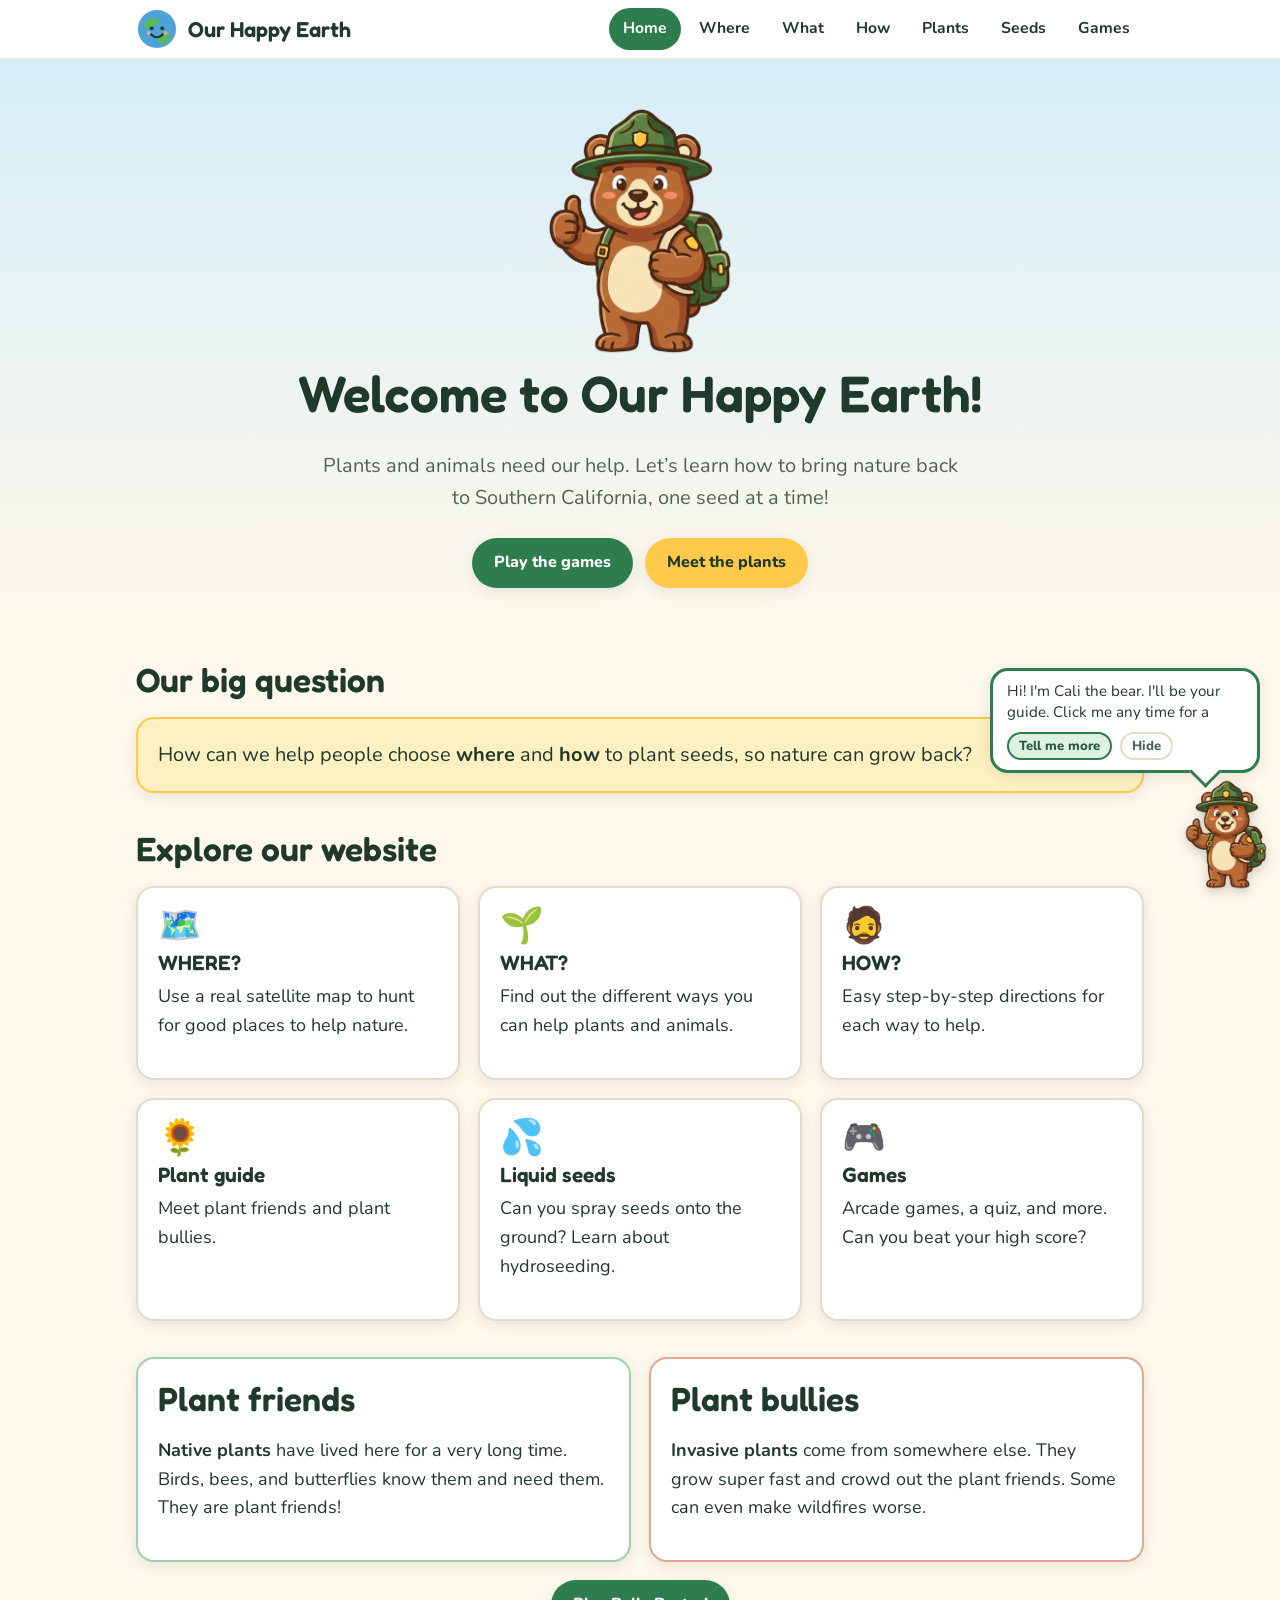
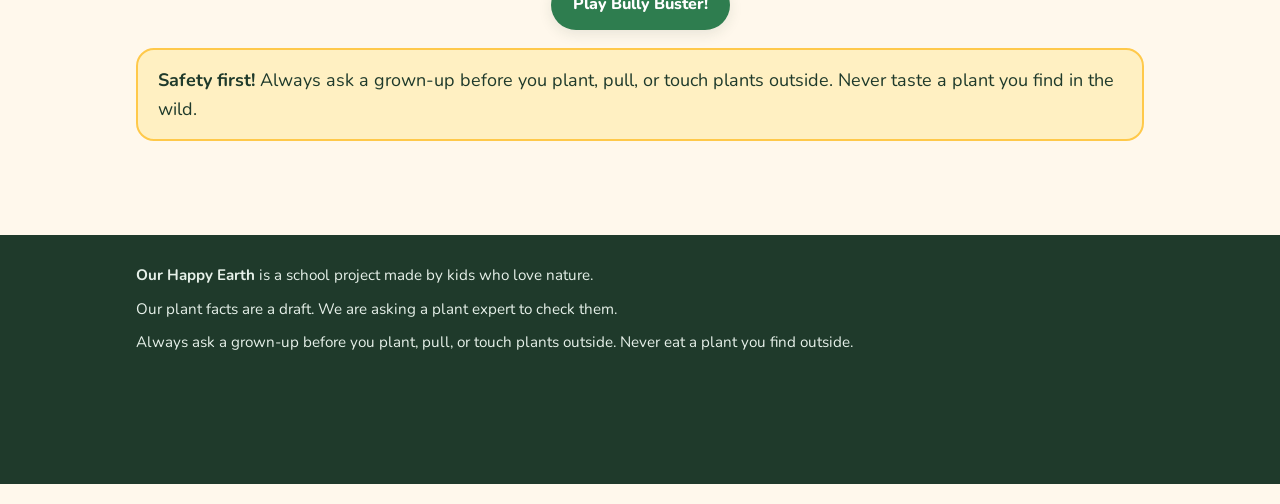
<file: index.html>
<!doctype html>
<html lang="en">
<head>
<meta charset="utf-8">
<meta name="viewport" content="width=device-width, initial-scale=1">
<title>Our Happy Earth</title>
<meta name="description" content="A kid-made website about bringing native plants and happy animals back to Southern California.">
<link rel="icon" href="data:image/svg+xml,%3Csvg viewBox='0 0 64 64' xmlns='http://www.w3.org/2000/svg' aria-hidden='true'%3E%3Ccircle cx='32' cy='32' r='29' fill='%234DA3D8'/%3E%3Cpath d='M14 22c6-8 16-8 20-4 3 3-1 8-6 9-5 1-5 6-10 5-4-1-7-6-4-10z' fill='%235CB85C'/%3E%3Cpath d='M38 40c6-4 14-2 15 4-3 8-10 12-17 10-4-2-3-8 2-14z' fill='%235CB85C'/%3E%3Ccircle cx='24' cy='31' r='3' fill='%231F3A2B'/%3E%3Ccircle cx='40' cy='31' r='3' fill='%231F3A2B'/%3E%3Cpath d='M23 40c5 6 13 6 18 0' fill='none' stroke='%231F3A2B' stroke-width='3' stroke-linecap='round'/%3E%3Ccircle cx='19' cy='38' r='3' fill='%23F9A6A6' opacity='.8'/%3E%3Ccircle cx='45' cy='38' r='3' fill='%23F9A6A6' opacity='.8'/%3E%3C/svg%3E">
<link rel="preconnect" href="https://fonts.googleapis.com">
<link rel="preconnect" href="https://fonts.gstatic.com" crossorigin>
<link href="https://fonts.googleapis.com/css2?family=Fredoka:wght@500;600&family=Nunito:wght@400;700;800&display=swap" rel="stylesheet">
<link rel="stylesheet" href="css/style.css">
<link rel="stylesheet" href="css/bear.css">

</head>
<body data-page="home">
<a class="skip" href="#main">Skip to content</a>
<header class="site-header"><div class="wrap">
<a class="brand" href="index.html"><svg viewBox="0 0 64 64" xmlns="http://www.w3.org/2000/svg" aria-hidden="true"><circle cx="32" cy="32" r="29" fill="#4DA3D8"/><path d="M14 22c6-8 16-8 20-4 3 3-1 8-6 9-5 1-5 6-10 5-4-1-7-6-4-10z" fill="#5CB85C"/><path d="M38 40c6-4 14-2 15 4-3 8-10 12-17 10-4-2-3-8 2-14z" fill="#5CB85C"/><circle cx="24" cy="31" r="3" fill="#1F3A2B"/><circle cx="40" cy="31" r="3" fill="#1F3A2B"/><path d="M23 40c5 6 13 6 18 0" fill="none" stroke="#1F3A2B" stroke-width="3" stroke-linecap="round"/><circle cx="19" cy="38" r="3" fill="#F9A6A6" opacity=".8"/><circle cx="45" cy="38" r="3" fill="#F9A6A6" opacity=".8"/></svg><span>Our Happy Earth</span></a>
<nav aria-label="Main"><ul><li><a href="index.html" aria-current="page">Home</a></li><li><a href="where.html">Where</a></li><li><a href="what.html">What</a></li><li><a href="how.html">How</a></li><li><a href="plants.html">Plants</a></li><li><a href="seeds.html">Seeds</a></li><li><a href="games.html">Games</a></li></ul></nav>
</div></header>
<main id="main">

<section class="hero"><div class="wrap">
<div class="hero-bear" id="hero-bear"></div>
<h1>Welcome to Our Happy Earth!</h1>
<p class="lead">Plants and animals need our help. Let&rsquo;s learn how to bring nature back to Southern California, one seed at a time!</p>
<div class="btn-row"><a class="btn" href="games.html">Play the games</a><a class="btn alt" href="plants.html">Meet the plants</a></div>
</div></section>

<section class="block"><div class="wrap">
<h2>Our big question</h2>
<div class="card" style="font-size:1.25rem;background:var(--sun-soft);border-color:var(--sun)">
<p style="margin:0">How can we help people choose <strong>where</strong> and <strong>how</strong> to plant seeds, so nature can grow back?</p>
</div>
</div></section>

<section class="block" style="padding-top:0"><div class="wrap">
<h2>Explore our website</h2>
<div class="grid three">
<a class="card link" href="where.html"><span class="icon">&#128506;&#65039;</span><h3>WHERE?</h3><p>Use a real satellite map to hunt for good places to help nature.</p></a>
<a class="card link" href="what.html"><span class="icon">&#127793;</span><h3>WHAT?</h3><p>Find out the different ways you can help plants and animals.</p></a>
<a class="card link" href="how.html"><span class="icon">&#129492;</span><h3>HOW?</h3><p>Easy step-by-step directions for each way to help.</p></a>
<a class="card link" href="plants.html"><span class="icon">&#127803;</span><h3>Plant guide</h3><p>Meet plant friends and plant bullies.</p></a>
<a class="card link" href="seeds.html"><span class="icon">&#128166;</span><h3>Liquid seeds</h3><p>Can you spray seeds onto the ground? Learn about hydroseeding.</p></a>
<a class="card link" href="games.html"><span class="icon">&#127918;</span><h3>Games</h3><p>Arcade games, a quiz, and more. Can you beat your high score?</p></a>
</div></div></section>

<section class="block" style="padding-top:0"><div class="wrap">
<div class="grid two">
<div class="card" style="border-color:#9FD2A8">
<h2>Plant friends</h2>
<p><strong>Native plants</strong> have lived here for a very long time. Birds, bees, and butterflies know them and need them. They are plant friends!</p>
</div>
<div class="card" style="border-color:#E7A593">
<h2>Plant bullies</h2>
<p><strong>Invasive plants</strong> come from somewhere else. They grow super fast and crowd out the plant friends. Some can even make wildfires worse.</p>
</div>
</div>
<p style="margin-top:18px;text-align:center"><a class="btn" href="games.html#bully">Play Bully Buster!</a></p>
<div class="callout safety"><p><strong>Safety first!</strong> Always ask a grown-up before you plant, pull, or touch plants outside. Never taste a plant you find in the wild.</p></div>
</div></section>

</main>
<footer class="site-footer"><div class="wrap">
<p><strong>Our Happy Earth</strong> is a school project made by kids who love nature.</p>
<p>Our plant facts are a draft. We are asking a plant expert to check them.</p>
<p>Always ask a grown-up before you plant, pull, or touch plants outside. Never eat a plant you find outside.</p>
</div></footer>

<script src="js/bear.js"></script>
</body>
</html>
</file>
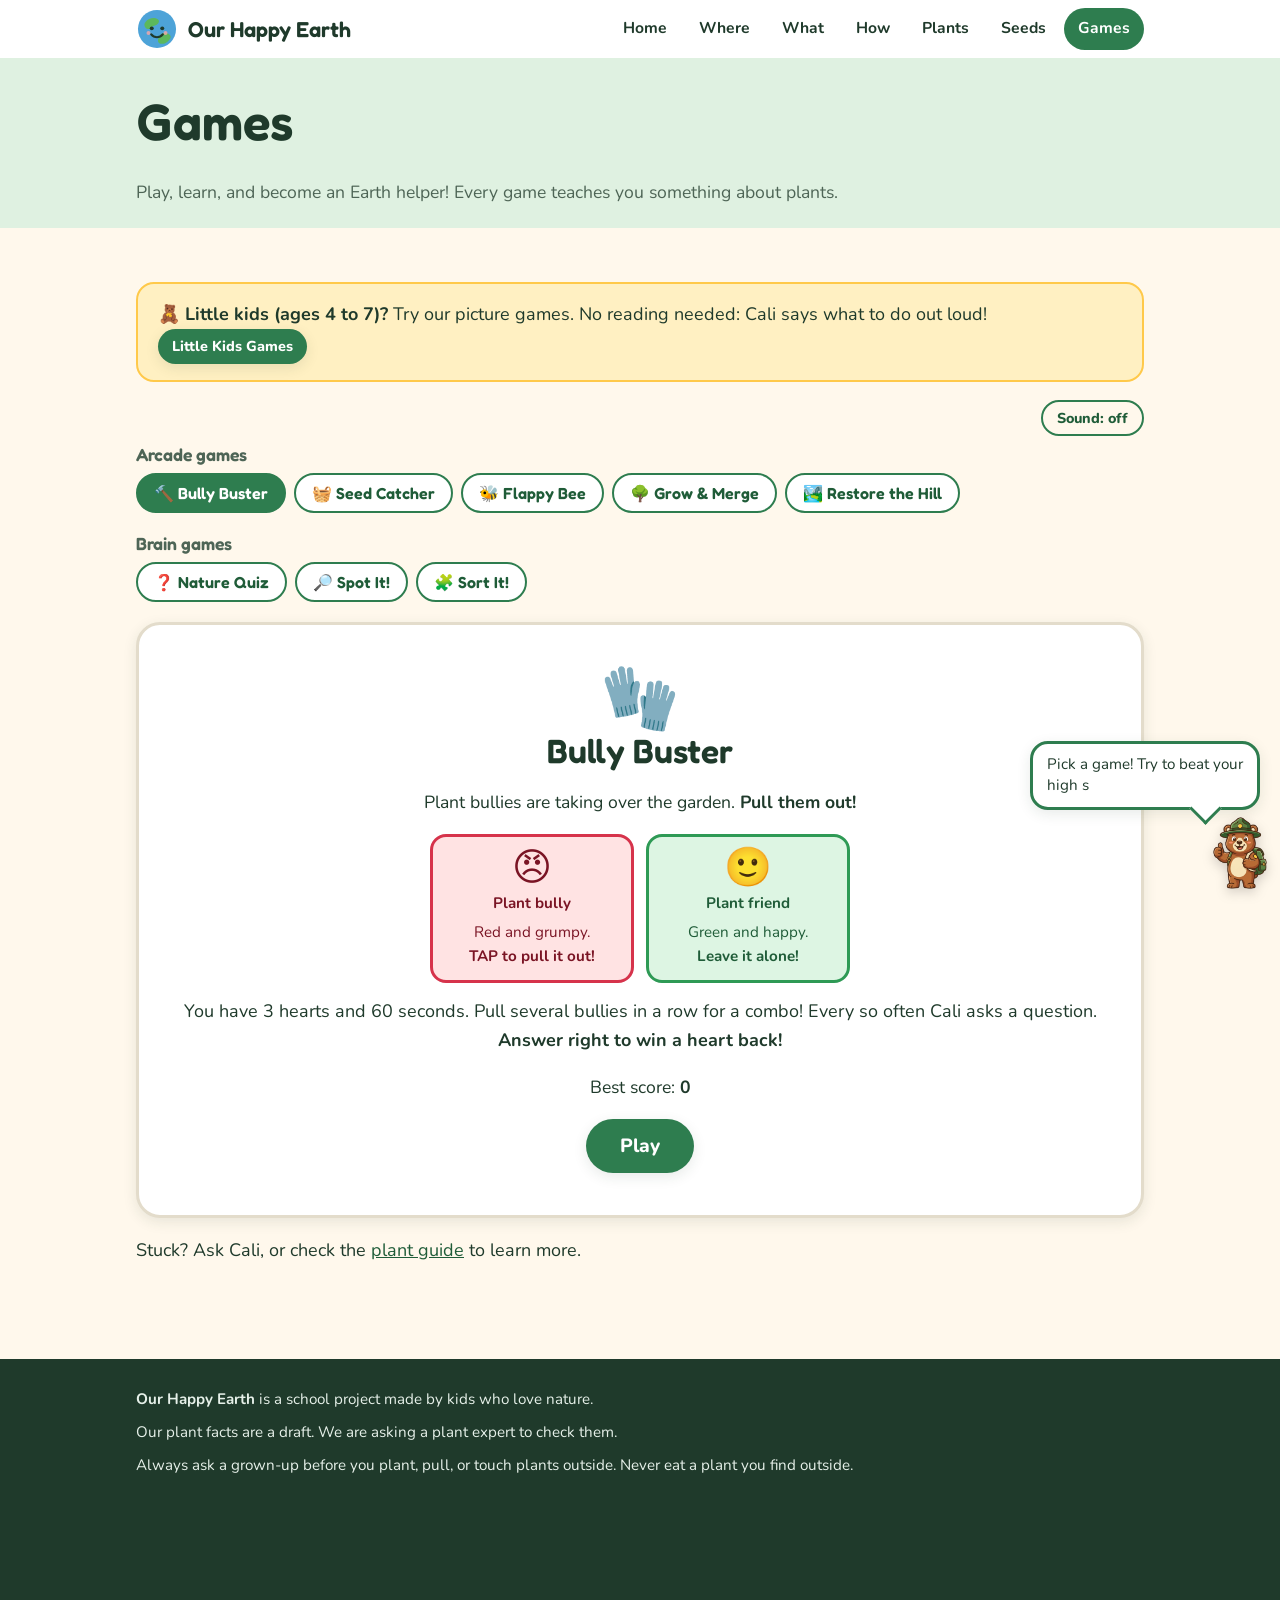
<file: games.html>
<!doctype html>
<html lang="en">
<head>
<meta charset="utf-8">
<meta name="viewport" content="width=device-width, initial-scale=1">
<title>Games | Our Happy Earth</title>
<meta name="description" content="Play a nature quiz, spot native and invasive plants, and sort plants into their habitats.">
<link rel="icon" href="data:image/svg+xml,%3Csvg viewBox='0 0 64 64' xmlns='http://www.w3.org/2000/svg' aria-hidden='true'%3E%3Ccircle cx='32' cy='32' r='29' fill='%234DA3D8'/%3E%3Cpath d='M14 22c6-8 16-8 20-4 3 3-1 8-6 9-5 1-5 6-10 5-4-1-7-6-4-10z' fill='%235CB85C'/%3E%3Cpath d='M38 40c6-4 14-2 15 4-3 8-10 12-17 10-4-2-3-8 2-14z' fill='%235CB85C'/%3E%3Ccircle cx='24' cy='31' r='3' fill='%231F3A2B'/%3E%3Ccircle cx='40' cy='31' r='3' fill='%231F3A2B'/%3E%3Cpath d='M23 40c5 6 13 6 18 0' fill='none' stroke='%231F3A2B' stroke-width='3' stroke-linecap='round'/%3E%3Ccircle cx='19' cy='38' r='3' fill='%23F9A6A6' opacity='.8'/%3E%3Ccircle cx='45' cy='38' r='3' fill='%23F9A6A6' opacity='.8'/%3E%3C/svg%3E">
<link rel="preconnect" href="https://fonts.googleapis.com">
<link rel="preconnect" href="https://fonts.gstatic.com" crossorigin>
<link href="https://fonts.googleapis.com/css2?family=Fredoka:wght@500;600&family=Nunito:wght@400;700;800&display=swap" rel="stylesheet">
<link rel="stylesheet" href="css/style.css?v=7">
<link rel="stylesheet" href="css/bear.css">
<link rel="stylesheet" href="css/arcade.css?v=10">

</head>
<body data-page="games">
<a class="skip" href="#main">Skip to content</a>
<header class="site-header"><div class="wrap">
<a class="brand" href="index.html"><svg viewBox="0 0 64 64" xmlns="http://www.w3.org/2000/svg" aria-hidden="true"><circle cx="32" cy="32" r="29" fill="#4DA3D8"/><path d="M14 22c6-8 16-8 20-4 3 3-1 8-6 9-5 1-5 6-10 5-4-1-7-6-4-10z" fill="#5CB85C"/><path d="M38 40c6-4 14-2 15 4-3 8-10 12-17 10-4-2-3-8 2-14z" fill="#5CB85C"/><circle cx="24" cy="31" r="3" fill="#1F3A2B"/><circle cx="40" cy="31" r="3" fill="#1F3A2B"/><path d="M23 40c5 6 13 6 18 0" fill="none" stroke="#1F3A2B" stroke-width="3" stroke-linecap="round"/><circle cx="19" cy="38" r="3" fill="#F9A6A6" opacity=".8"/><circle cx="45" cy="38" r="3" fill="#F9A6A6" opacity=".8"/></svg><span>Our Happy Earth</span></a>
<nav aria-label="Main"><ul><li><a href="index.html">Home</a></li><li><a href="where.html">Where</a></li><li><a href="what.html">What</a></li><li><a href="how.html">How</a></li><li><a href="plants.html">Plants</a></li><li><a href="seeds.html">Seeds</a></li><li><a href="games.html" aria-current="page">Games</a></li></ul></nav>
</div></header>
<main id="main">

<section class="page-hero"><div class="wrap">
<h1>Games</h1>
<p>Play, learn, and become an Earth helper! Every game teaches you something about plants.</p>
</div></section>
<section class="block"><div class="wrap">
<div class="callout safety"><p><strong>&#129528; Little kids (ages 4 to 7)?</strong> Try our picture games. No reading needed: Cali says what to do out loud! <a class="btn small" href="little.html">Little Kids Games</a></p></div>
<div class="tools"><button class="btn ghost small" id="sound-toggle" type="button" aria-pressed="false">Sound: off</button></div>
<div class="tab-group"><h2>Arcade games</h2>
<div class="tabs" role="tablist" aria-label="Arcade games">
<button class="tab" role="tab" data-game="bully" aria-selected="true">&#128296; Bully Buster</button>
<button class="tab" role="tab" data-game="catch" aria-selected="false">&#129530; Seed Catcher</button>
<button class="tab" role="tab" data-game="flappy" aria-selected="false">&#128029; Flappy Bee</button>
<button class="tab" role="tab" data-game="merge" aria-selected="false">&#127795; Grow &amp; Merge</button>
<button class="tab" role="tab" data-game="grow" aria-selected="false">&#127966;&#65039; Restore the Hill</button>
</div></div>
<div class="tab-group"><h2>Brain games</h2>
<div class="tabs" role="tablist" aria-label="Brain games">
<button class="tab" role="tab" data-game="quiz" aria-selected="false">&#10067; Nature Quiz</button>
<button class="tab" role="tab" data-game="spot" aria-selected="false">&#128270; Spot It!</button>
<button class="tab" role="tab" data-game="sort" aria-selected="false">&#129513; Sort It!</button>
</div></div>
<div class="game" id="game-bully" role="tabpanel"></div>
<div class="game" id="game-catch" role="tabpanel" hidden></div>
<div class="game" id="game-flappy" role="tabpanel" hidden></div>
<div class="game" id="game-merge" role="tabpanel" hidden></div>
<div class="game" id="game-grow" role="tabpanel" hidden></div>
<div class="game" id="game-quiz" role="tabpanel" hidden></div>
<div class="game" id="game-spot" role="tabpanel" hidden></div>
<div class="game" id="game-sort" role="tabpanel" hidden></div>
<p style="margin-top:18px">Stuck? Ask Cali, or check the <a href="plants.html">plant guide</a> to learn more.</p>
</div></section>

</main>
<footer class="site-footer"><div class="wrap">
<p><strong>Our Happy Earth</strong> is a school project made by kids who love nature.</p>
<p>Our plant facts are a draft. We are asking a plant expert to check them.</p>
<p>Always ask a grown-up before you plant, pull, or touch plants outside. Never eat a plant you find outside.</p>
</div></footer>
<script src="js/photos.js"></script><script src="js/plants.js"></script><script src="js/questions.js?v=7"></script><script src="js/arcade-core.js?v=8"></script><script src="js/arcade-flappy.js?v=11"></script><script src="js/arcade-more.js?v=2"></script><script src="js/games.js?v=8"></script>
<script src="js/bear.js"></script>
</body>
</html>
</file>
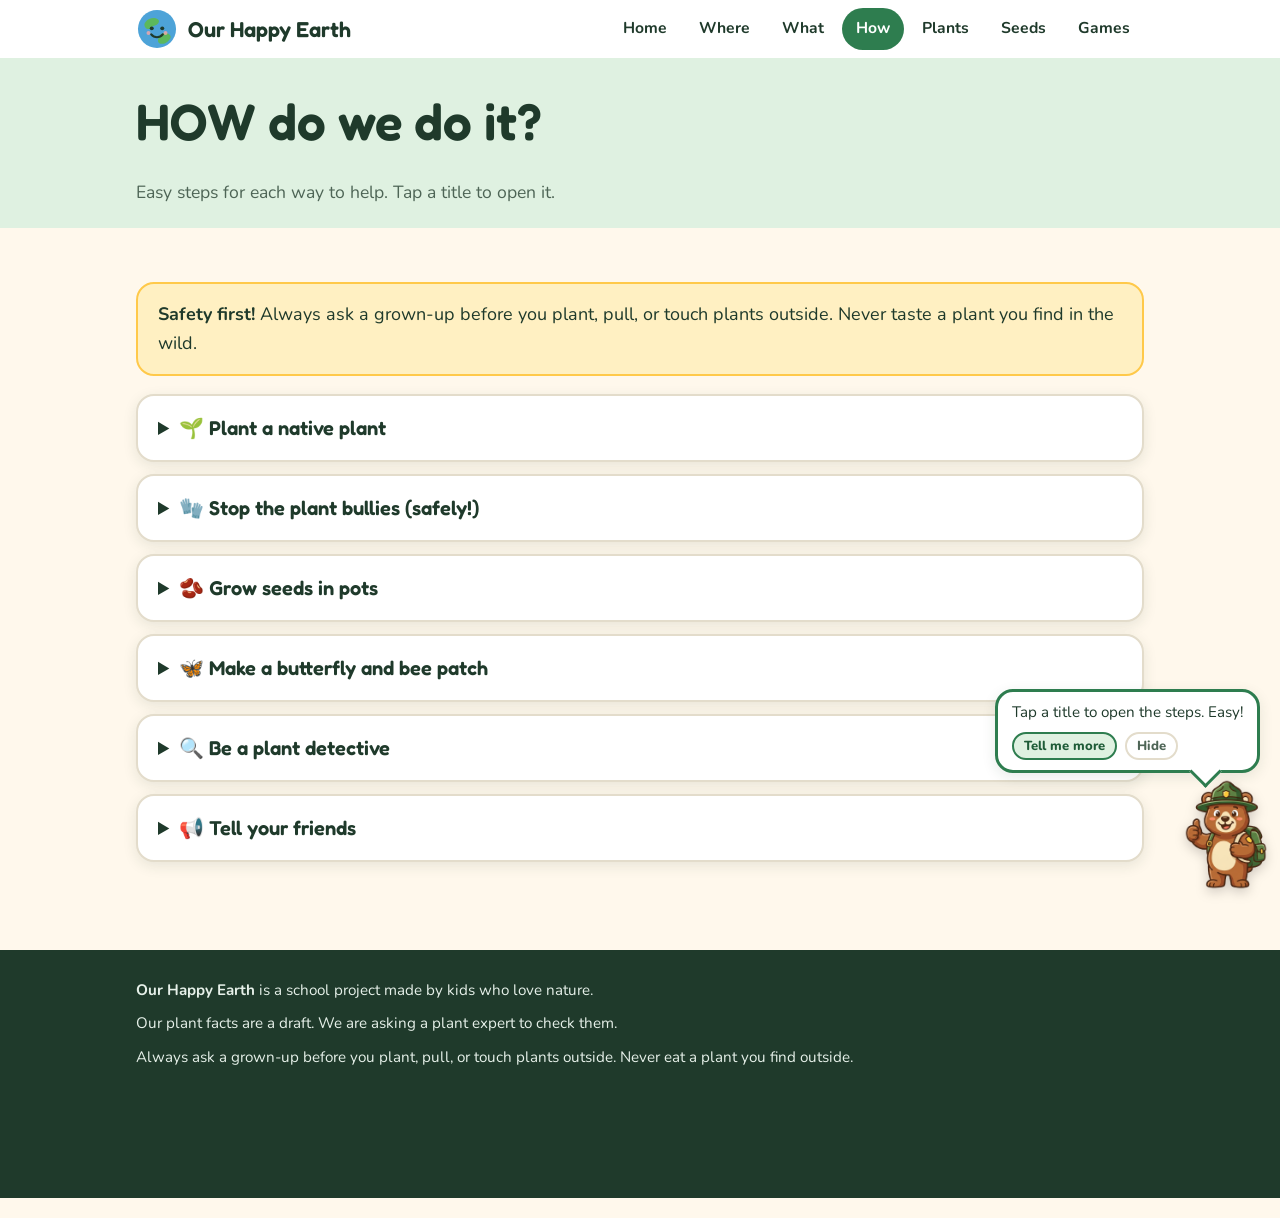
<file: how.html>
<!doctype html>
<html lang="en">
<head>
<meta charset="utf-8">
<meta name="viewport" content="width=device-width, initial-scale=1">
<title>How to Help | Our Happy Earth</title>
<meta name="description" content="Simple steps for planting natives, removing invasive plants, growing seeds and more.">
<link rel="icon" href="data:image/svg+xml,%3Csvg viewBox='0 0 64 64' xmlns='http://www.w3.org/2000/svg' aria-hidden='true'%3E%3Ccircle cx='32' cy='32' r='29' fill='%234DA3D8'/%3E%3Cpath d='M14 22c6-8 16-8 20-4 3 3-1 8-6 9-5 1-5 6-10 5-4-1-7-6-4-10z' fill='%235CB85C'/%3E%3Cpath d='M38 40c6-4 14-2 15 4-3 8-10 12-17 10-4-2-3-8 2-14z' fill='%235CB85C'/%3E%3Ccircle cx='24' cy='31' r='3' fill='%231F3A2B'/%3E%3Ccircle cx='40' cy='31' r='3' fill='%231F3A2B'/%3E%3Cpath d='M23 40c5 6 13 6 18 0' fill='none' stroke='%231F3A2B' stroke-width='3' stroke-linecap='round'/%3E%3Ccircle cx='19' cy='38' r='3' fill='%23F9A6A6' opacity='.8'/%3E%3Ccircle cx='45' cy='38' r='3' fill='%23F9A6A6' opacity='.8'/%3E%3C/svg%3E">
<link rel="preconnect" href="https://fonts.googleapis.com">
<link rel="preconnect" href="https://fonts.gstatic.com" crossorigin>
<link href="https://fonts.googleapis.com/css2?family=Fredoka:wght@500;600&family=Nunito:wght@400;700;800&display=swap" rel="stylesheet">
<link rel="stylesheet" href="css/style.css">
<link rel="stylesheet" href="css/bear.css">

</head>
<body data-page="how">
<a class="skip" href="#main">Skip to content</a>
<header class="site-header"><div class="wrap">
<a class="brand" href="index.html"><svg viewBox="0 0 64 64" xmlns="http://www.w3.org/2000/svg" aria-hidden="true"><circle cx="32" cy="32" r="29" fill="#4DA3D8"/><path d="M14 22c6-8 16-8 20-4 3 3-1 8-6 9-5 1-5 6-10 5-4-1-7-6-4-10z" fill="#5CB85C"/><path d="M38 40c6-4 14-2 15 4-3 8-10 12-17 10-4-2-3-8 2-14z" fill="#5CB85C"/><circle cx="24" cy="31" r="3" fill="#1F3A2B"/><circle cx="40" cy="31" r="3" fill="#1F3A2B"/><path d="M23 40c5 6 13 6 18 0" fill="none" stroke="#1F3A2B" stroke-width="3" stroke-linecap="round"/><circle cx="19" cy="38" r="3" fill="#F9A6A6" opacity=".8"/><circle cx="45" cy="38" r="3" fill="#F9A6A6" opacity=".8"/></svg><span>Our Happy Earth</span></a>
<nav aria-label="Main"><ul><li><a href="index.html">Home</a></li><li><a href="where.html">Where</a></li><li><a href="what.html">What</a></li><li><a href="how.html" aria-current="page">How</a></li><li><a href="plants.html">Plants</a></li><li><a href="seeds.html">Seeds</a></li><li><a href="games.html">Games</a></li></ul></nav>
</div></header>
<main id="main">

<section class="page-hero"><div class="wrap">
<h1>HOW do we do it?</h1>
<p>Easy steps for each way to help. Tap a title to open it.</p>
</div></section>
<section class="block"><div class="wrap">
<div class="callout safety"><p><strong>Safety first!</strong> Always ask a grown-up before you plant, pull, or touch plants outside. Never taste a plant you find in the wild.</p></div>

<details id="plant"><summary>&#127793; Plant a native plant</summary>
<ol class="steps">
<li><strong>Pick a plant friend.</strong> Look in the <a href="plants.html">plant guide</a>. Ask a native plant nursery which ones fit your sun and soil.</li>
<li><strong>Wait for fall.</strong> In Southern California, fall is a great time to plant. The roots can grow while it is cool and the rain is coming.</li>
<li><strong>Dig a hole.</strong> Make it about twice as wide as the pot and just as deep.</li>
<li><strong>Take the plant out gently.</strong> Loosen the roots with your fingers.</li>
<li><strong>Plant it.</strong> The top of the roots should be level with the ground. Fill in the soil and press down gently.</li>
<li><strong>Water and mulch.</strong> Give it a good drink. Add a layer of leaves or wood chips around it, but not touching the stem.</li>
<li><strong>Water less over time.</strong> Native plants learn to live on rain, so after the first months they need much less water.</li>
</ol></details>

<details id="bullies"><summary>&#129508; Stop the plant bullies (safely!)</summary>
<ol class="steps">
<li><strong>Ask a grown-up first.</strong> Parks and wild places have rules. Never pull plants on public land without permission.</li>
<li><strong>Be sure what the plant is.</strong> Check the <a href="plants.html">plant guide</a>. Some bully plants, like castor bean, are poisonous. If you are not sure, do not touch it.</li>
<li><strong>Dress for the job.</strong> Wear gloves, long sleeves, and closed shoes.</li>
<li><strong>Pull small plants after rain.</strong> The soil is soft, so you can get the roots out.</li>
<li><strong>Bag the seeds and flowers.</strong> Put them in the trash. Do not leave them on the ground, or the bully will spread.</li>
<li><strong>Plant natives in the empty spot.</strong> That keeps the bullies from coming back.</li>
</ol></details>

<details id="seeds"><summary>&#129752; Grow seeds in pots</summary>
<ol class="steps">
<li><strong>Get native seeds.</strong> Buy them from a local native plant nursery or seed seller. Do not take seeds from wild places unless you have permission.</li>
<li><strong>Fill pots with soil.</strong> Use pots with holes in the bottom so extra water can drain.</li>
<li><strong>Sprinkle the seeds.</strong> Cover them with a thin layer of soil.</li>
<li><strong>Water gently and label.</strong> Write the plant name and date on a stick.</li>
<li><strong>Find a sunny spot.</strong> Check your seeds every day.</li>
<li><strong>Plant outside in the fall</strong> once the seedlings are strong.</li>
</ol>
<p>Want to try something different? Test a <a href="seeds.html">seed spray</a>!</p></details>

<details id="patch"><summary>&#129419; Make a butterfly and bee patch</summary>
<ol class="steps">
<li><strong>Find a sunny spot</strong> at home or at school (with permission).</li>
<li><strong>Pick native flowers.</strong> Monarch butterflies depend on milkweed. Check the <a href="plants.html">plant guide</a> for more flowers.</li>
<li><strong>Plant in groups.</strong> Bees and butterflies find big patches of flowers more easily.</li>
<li><strong>Leave some bare soil and a little water</strong> in a shallow dish with pebbles so bugs can land and drink.</li>
<li><strong>Watch and count.</strong> Write down which visitors come each week.</li>
</ol></details>

<details id="detective"><summary>&#128269; Be a plant detective</summary>
<ol class="steps">
<li><strong>Look closely.</strong> What shape are the leaves? What color are the flowers? How tall is it?</li>
<li><strong>Take a photo or draw it.</strong> Do not pick it or eat it.</li>
<li><strong>Write down the place.</strong> Was it sunny or shady? Wet or dry?</li>
<li><strong>Compare it</strong> with the <a href="plants.html">plant guide</a>.</li>
<li><strong>Ask an expert</strong> if you are not sure. Plant nurseries and nature centers can help. A grown-up can also use a plant ID app.</li>
</ol></details>

<details id="share"><summary>&#128226; Tell your friends</summary>
<ol class="steps">
<li><strong>Play the <a href="games.html">games</a></strong> with a friend and see who gets the best score.</li>
<li><strong>Teach one thing.</strong> Tell someone the difference between a plant friend and a plant bully.</li>
<li><strong>Share this website</strong> with your class, your family, and your neighbors.</li>
</ol></details>
</div></section>

</main>
<footer class="site-footer"><div class="wrap">
<p><strong>Our Happy Earth</strong> is a school project made by kids who love nature.</p>
<p>Our plant facts are a draft. We are asking a plant expert to check them.</p>
<p>Always ask a grown-up before you plant, pull, or touch plants outside. Never eat a plant you find outside.</p>
</div></footer>

<script src="js/bear.js"></script>
</body>
</html>
</file>
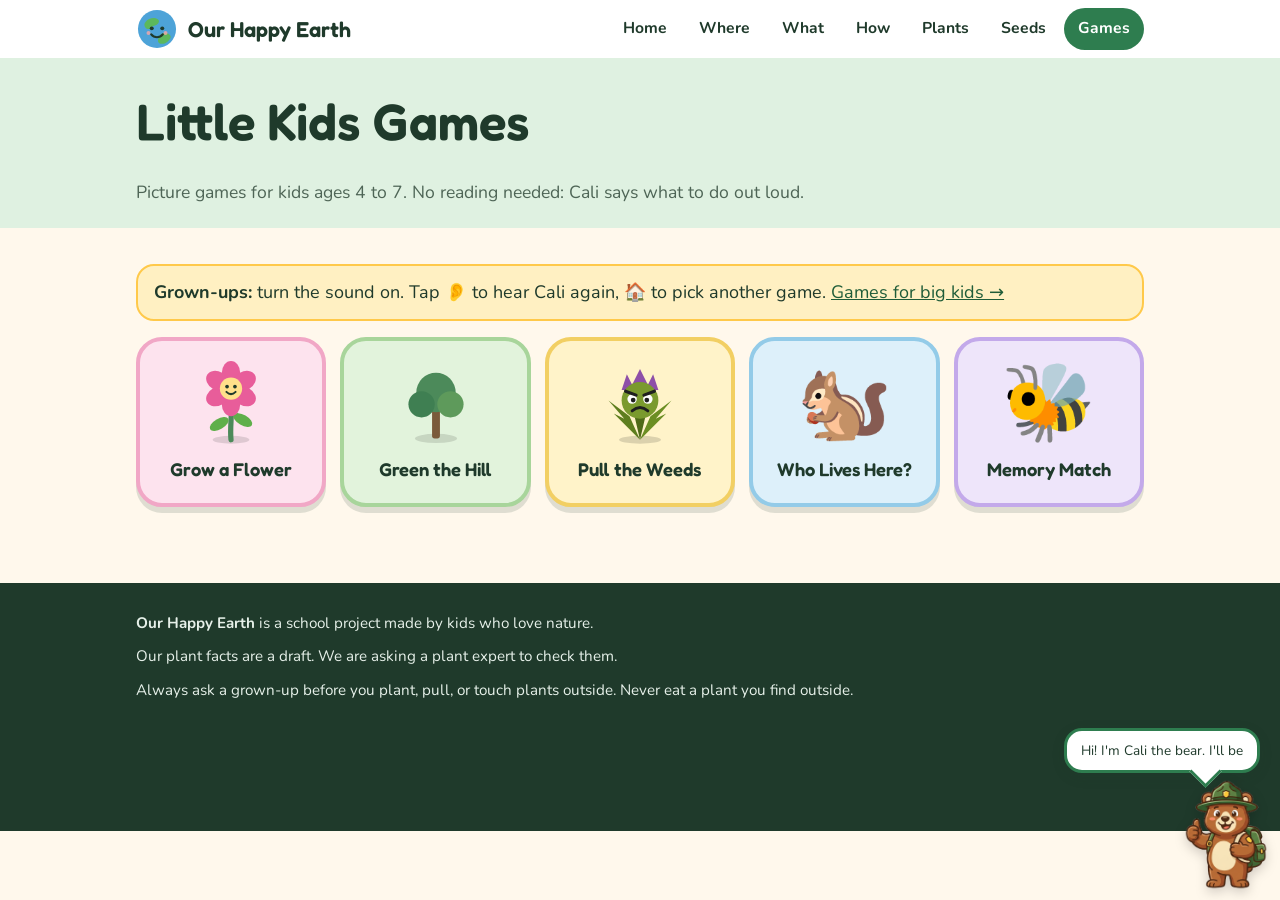
<file: little.html>
<!doctype html>
<html lang="en">
<head>
<meta charset="utf-8">
<meta name="viewport" content="width=device-width, initial-scale=1">
<title>Little Kids Games | Our Happy Earth</title>
<meta name="description" content="Picture games about plants and animals for kids ages 4 to 7. No reading needed: Cali says what to do out loud.">
<link rel="icon" href="data:image/svg+xml,%3Csvg viewBox='0 0 64 64' xmlns='http://www.w3.org/2000/svg' aria-hidden='true'%3E%3Ccircle cx='32' cy='32' r='29' fill='%234DA3D8'/%3E%3Cpath d='M14 22c6-8 16-8 20-4 3 3-1 8-6 9-5 1-5 6-10 5-4-1-7-6-4-10z' fill='%235CB85C'/%3E%3Cpath d='M38 40c6-4 14-2 15 4-3 8-10 12-17 10-4-2-3-8 2-14z' fill='%235CB85C'/%3E%3Ccircle cx='24' cy='31' r='3' fill='%231F3A2B'/%3E%3Ccircle cx='40' cy='31' r='3' fill='%231F3A2B'/%3E%3Cpath d='M23 40c5 6 13 6 18 0' fill='none' stroke='%231F3A2B' stroke-width='3' stroke-linecap='round'/%3E%3Ccircle cx='19' cy='38' r='3' fill='%23F9A6A6' opacity='.8'/%3E%3Ccircle cx='45' cy='38' r='3' fill='%23F9A6A6' opacity='.8'/%3E%3C/svg%3E">
<link rel="preconnect" href="https://fonts.googleapis.com">
<link rel="preconnect" href="https://fonts.gstatic.com" crossorigin>
<link href="https://fonts.googleapis.com/css2?family=Fredoka:wght@500;600&family=Nunito:wght@400;700;800&display=swap" rel="stylesheet">
<link rel="stylesheet" href="css/style.css?v=7">
<link rel="stylesheet" href="css/bear.css">
<link rel="stylesheet" href="css/little.css?v=1">

</head>
<body data-page="little">
<a class="skip" href="#main">Skip to content</a>
<header class="site-header"><div class="wrap">
<a class="brand" href="index.html"><svg viewBox="0 0 64 64" xmlns="http://www.w3.org/2000/svg" aria-hidden="true"><circle cx="32" cy="32" r="29" fill="#4DA3D8"/><path d="M14 22c6-8 16-8 20-4 3 3-1 8-6 9-5 1-5 6-10 5-4-1-7-6-4-10z" fill="#5CB85C"/><path d="M38 40c6-4 14-2 15 4-3 8-10 12-17 10-4-2-3-8 2-14z" fill="#5CB85C"/><circle cx="24" cy="31" r="3" fill="#1F3A2B"/><circle cx="40" cy="31" r="3" fill="#1F3A2B"/><path d="M23 40c5 6 13 6 18 0" fill="none" stroke="#1F3A2B" stroke-width="3" stroke-linecap="round"/><circle cx="19" cy="38" r="3" fill="#F9A6A6" opacity=".8"/><circle cx="45" cy="38" r="3" fill="#F9A6A6" opacity=".8"/></svg><span>Our Happy Earth</span></a>
<nav aria-label="Main"><ul><li><a href="index.html">Home</a></li><li><a href="where.html">Where</a></li><li><a href="what.html">What</a></li><li><a href="how.html">How</a></li><li><a href="plants.html">Plants</a></li><li><a href="seeds.html">Seeds</a></li><li><a href="games.html" aria-current="page">Games</a></li></ul></nav>
</div></header>
<main id="main">

<section class="page-hero"><div class="wrap">
<h1>Little Kids Games</h1>
<p>Picture games for kids ages 4 to 7. No reading needed: Cali says what to do out loud.</p>
</div></section>
<section class="block"><div class="wrap">
<div class="lk-note"><p><strong>Grown-ups:</strong> turn the sound on. Tap &#128066; to hear Cali again, &#127968; to pick another game. <a href="games.html">Games for big kids &rarr;</a></p></div>
<div id="little-app"></div>
</div></section>

</main>
<footer class="site-footer"><div class="wrap">
<p><strong>Our Happy Earth</strong> is a school project made by kids who love nature.</p>
<p>Our plant facts are a draft. We are asking a plant expert to check them.</p>
<p>Always ask a grown-up before you plant, pull, or touch plants outside. Never eat a plant you find outside.</p>
</div></footer>
<script src="js/little.js?v=1"></script>
<script src="js/bear.js"></script>
</body>
</html>
</file>
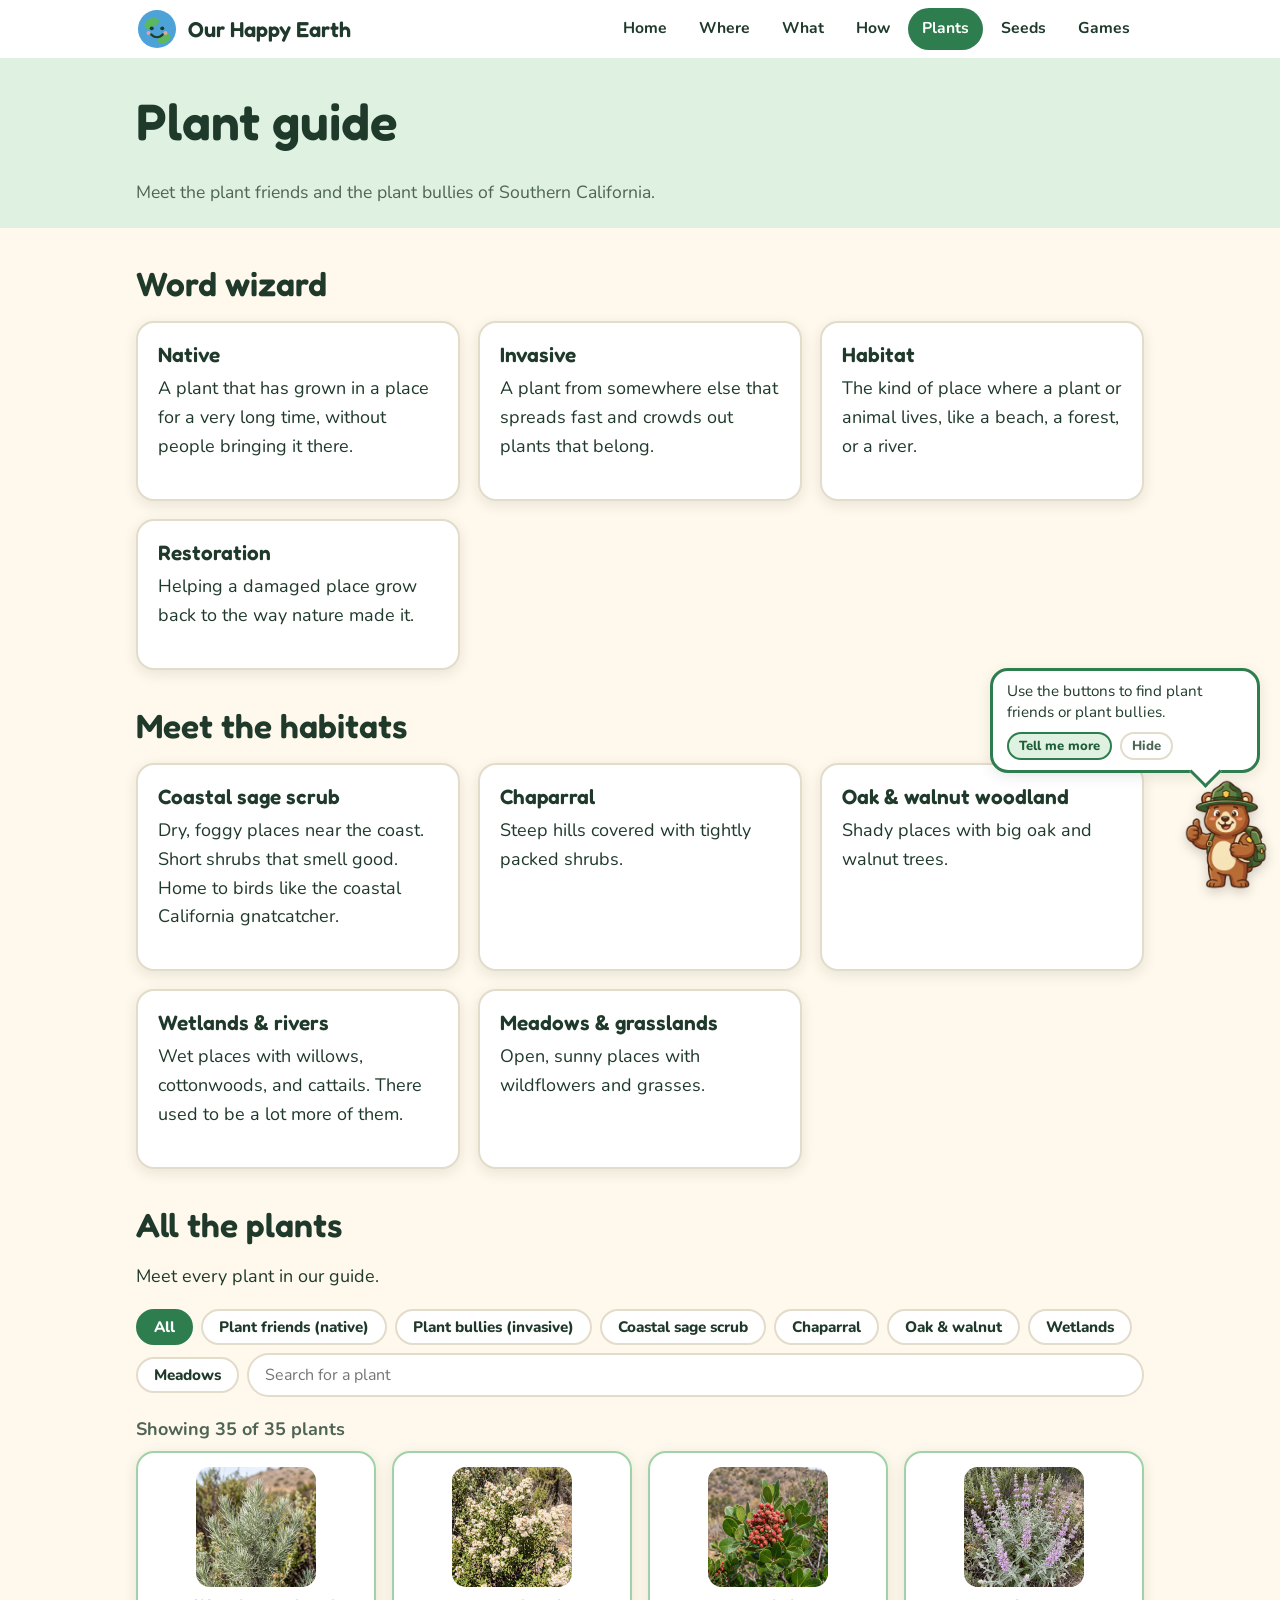
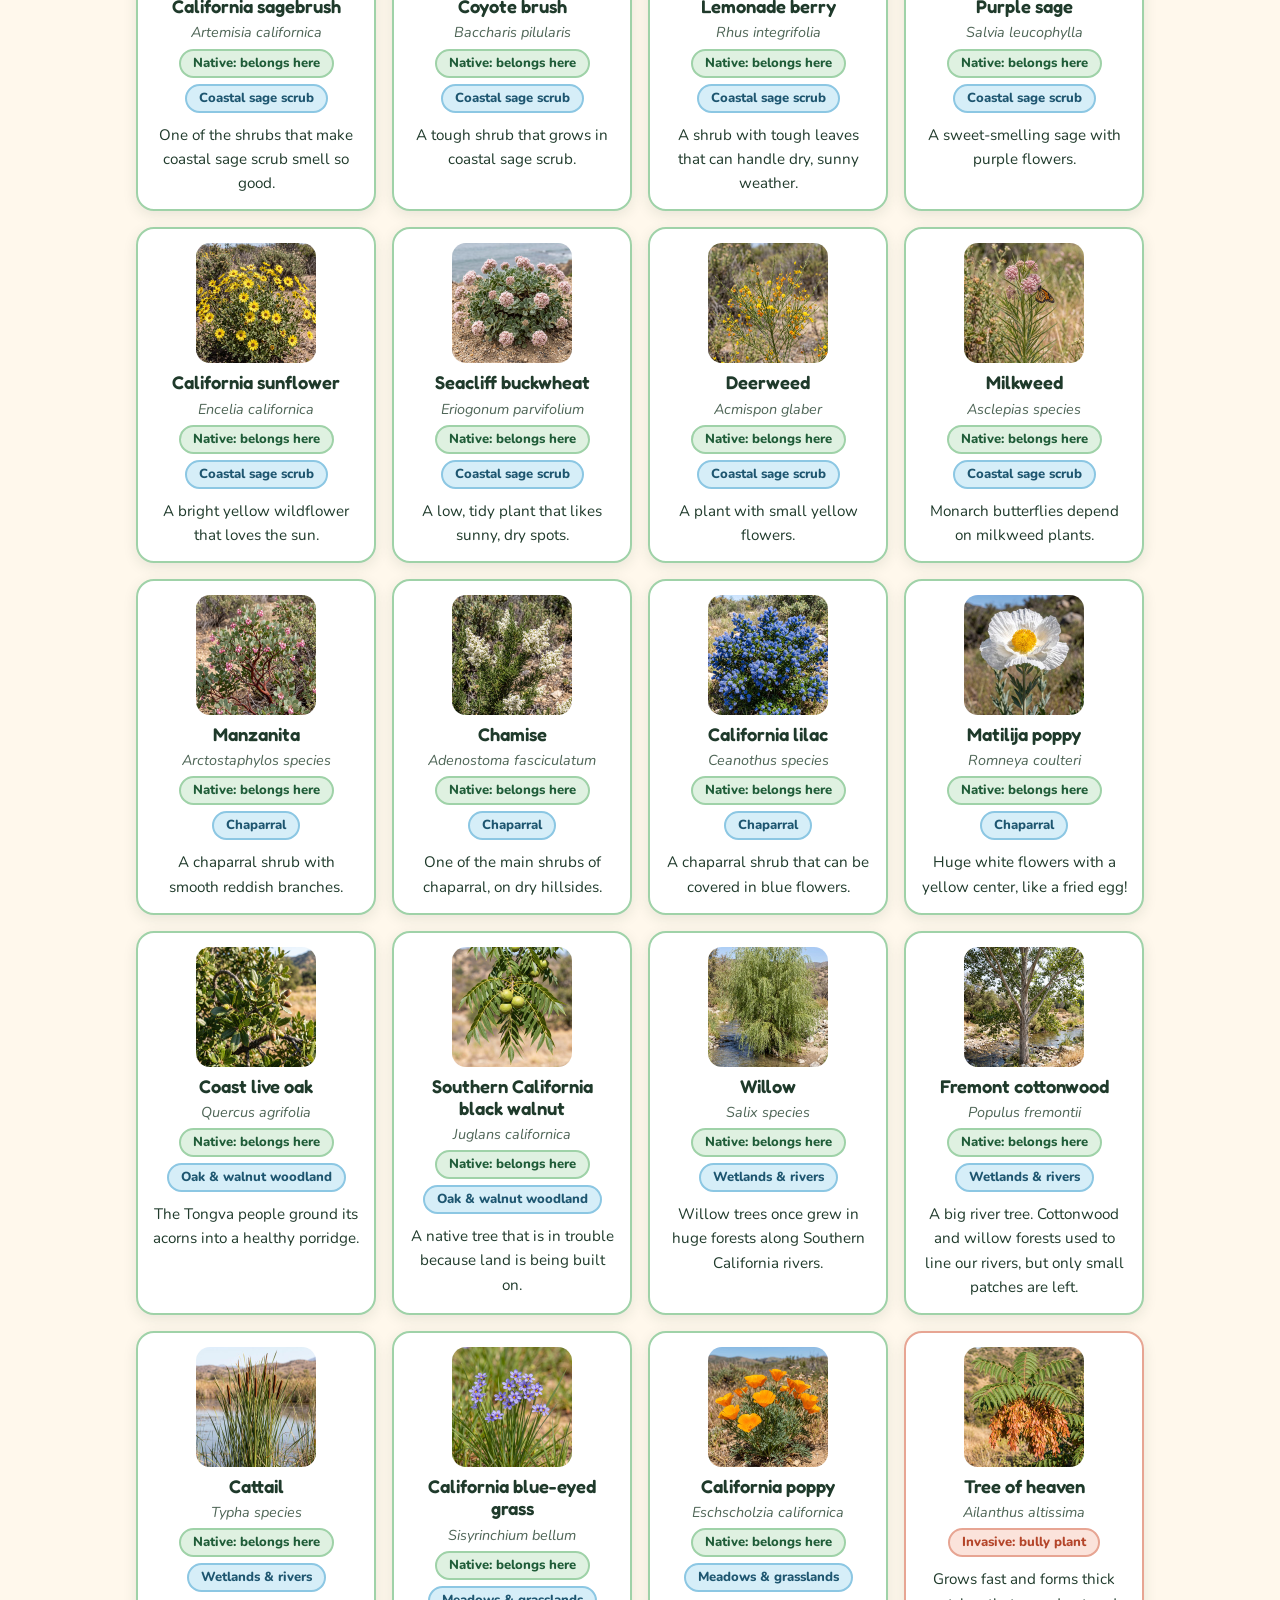
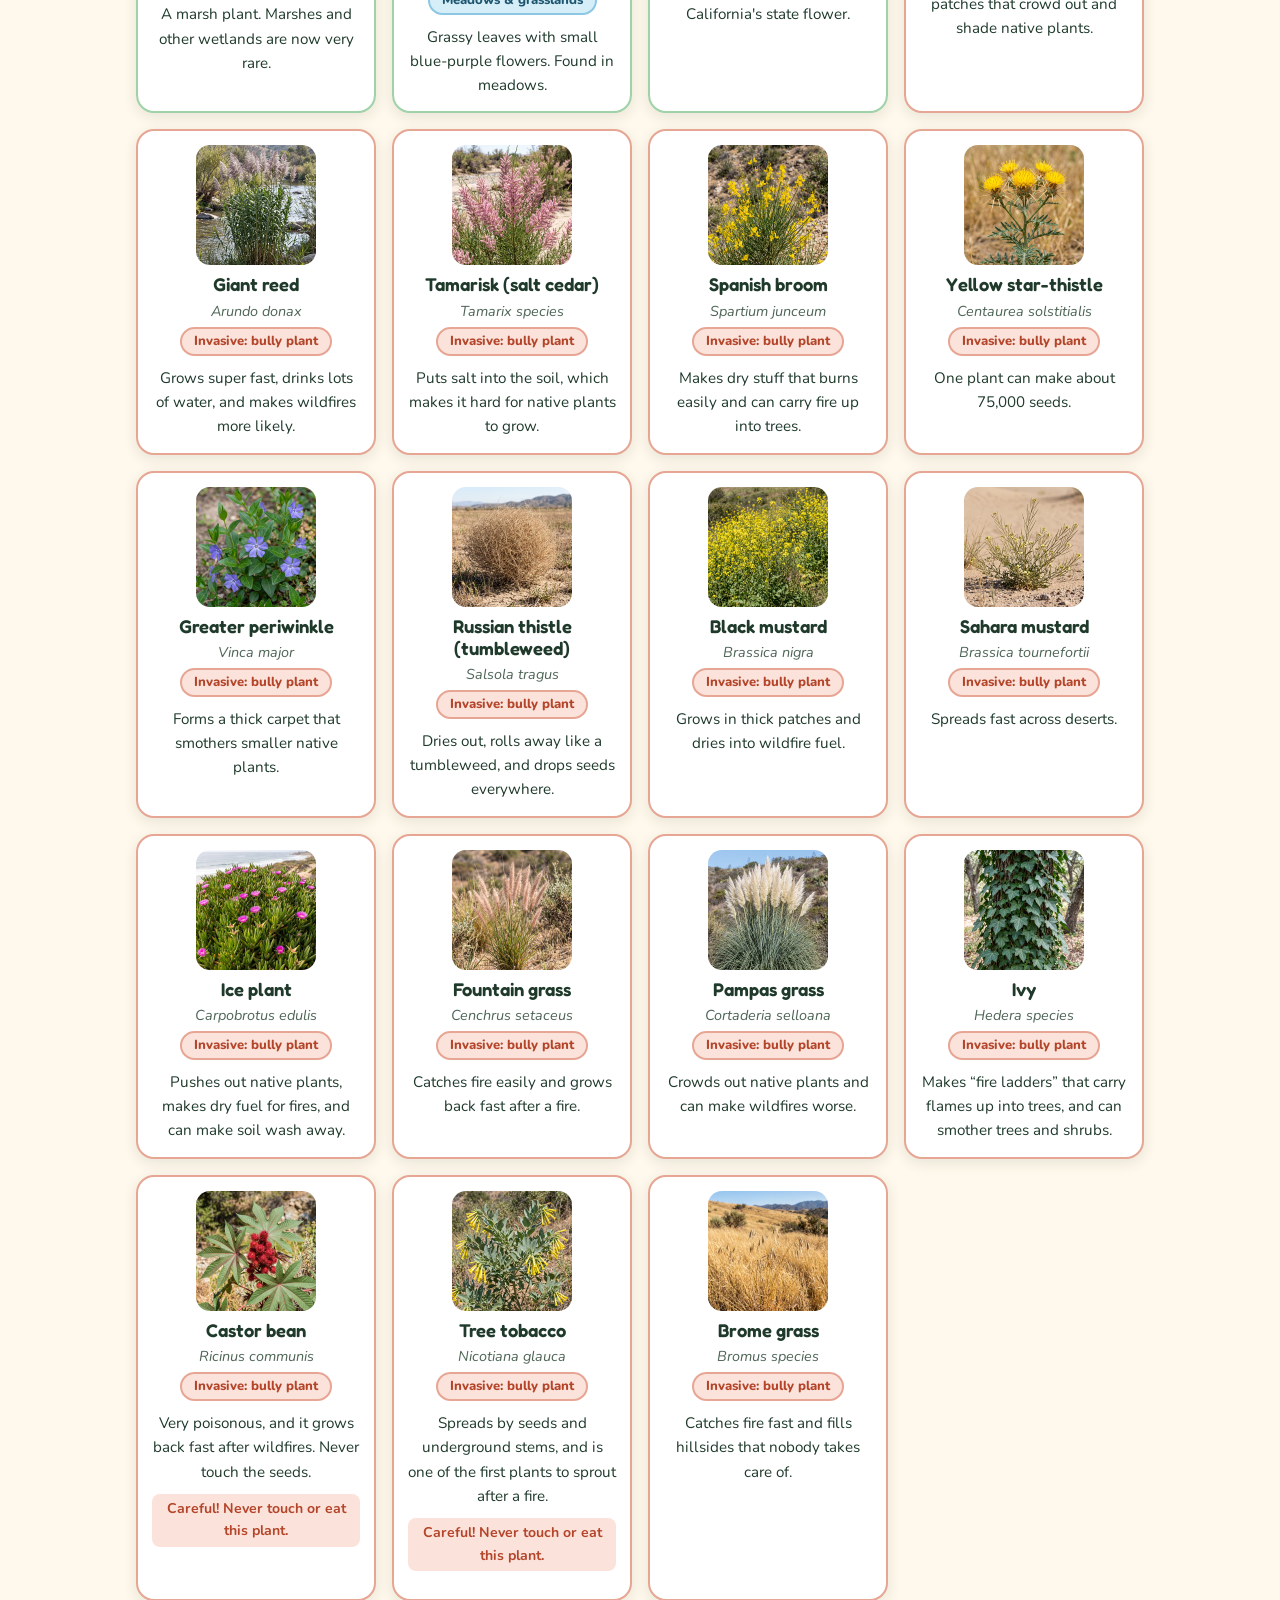
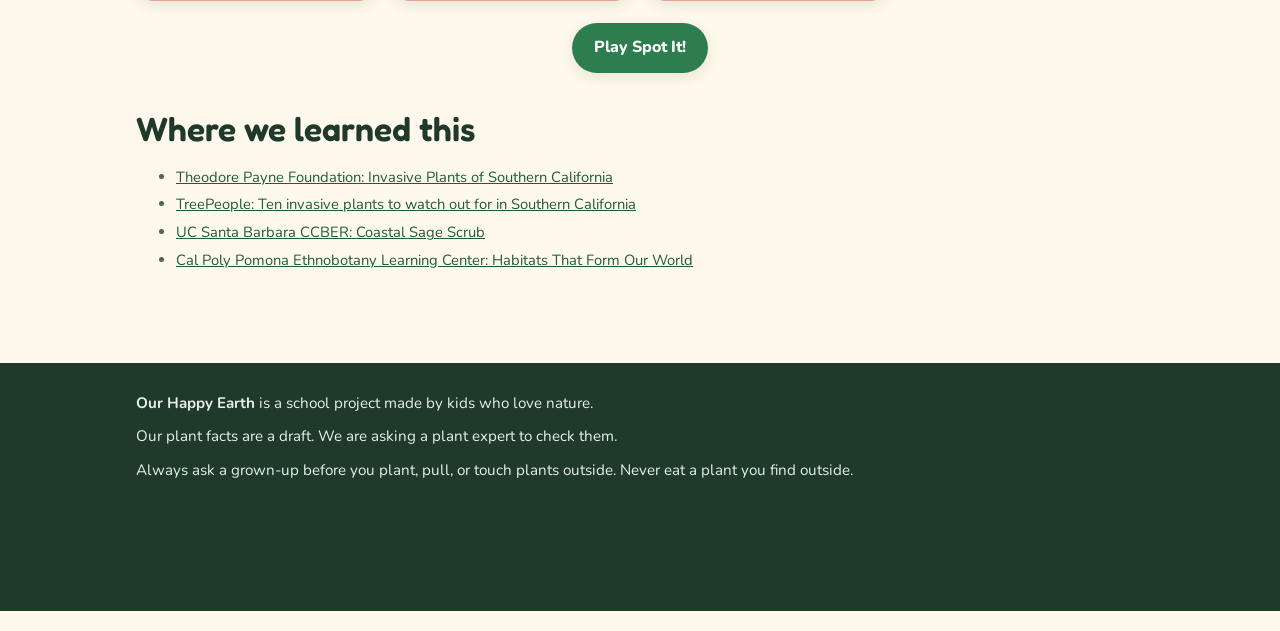
<file: plants.html>
<!doctype html>
<html lang="en">
<head>
<meta charset="utf-8">
<meta name="viewport" content="width=device-width, initial-scale=1">
<title>Plant Guide | Our Happy Earth</title>
<meta name="description" content="Meet native plants and invasive plants of Southern California, with games to learn them.">
<link rel="icon" href="data:image/svg+xml,%3Csvg viewBox='0 0 64 64' xmlns='http://www.w3.org/2000/svg' aria-hidden='true'%3E%3Ccircle cx='32' cy='32' r='29' fill='%234DA3D8'/%3E%3Cpath d='M14 22c6-8 16-8 20-4 3 3-1 8-6 9-5 1-5 6-10 5-4-1-7-6-4-10z' fill='%235CB85C'/%3E%3Cpath d='M38 40c6-4 14-2 15 4-3 8-10 12-17 10-4-2-3-8 2-14z' fill='%235CB85C'/%3E%3Ccircle cx='24' cy='31' r='3' fill='%231F3A2B'/%3E%3Ccircle cx='40' cy='31' r='3' fill='%231F3A2B'/%3E%3Cpath d='M23 40c5 6 13 6 18 0' fill='none' stroke='%231F3A2B' stroke-width='3' stroke-linecap='round'/%3E%3Ccircle cx='19' cy='38' r='3' fill='%23F9A6A6' opacity='.8'/%3E%3Ccircle cx='45' cy='38' r='3' fill='%23F9A6A6' opacity='.8'/%3E%3C/svg%3E">
<link rel="preconnect" href="https://fonts.googleapis.com">
<link rel="preconnect" href="https://fonts.gstatic.com" crossorigin>
<link href="https://fonts.googleapis.com/css2?family=Fredoka:wght@500;600&family=Nunito:wght@400;700;800&display=swap" rel="stylesheet">
<link rel="stylesheet" href="css/style.css">
<link rel="stylesheet" href="css/bear.css">

</head>
<body data-page="plants">
<a class="skip" href="#main">Skip to content</a>
<header class="site-header"><div class="wrap">
<a class="brand" href="index.html"><svg viewBox="0 0 64 64" xmlns="http://www.w3.org/2000/svg" aria-hidden="true"><circle cx="32" cy="32" r="29" fill="#4DA3D8"/><path d="M14 22c6-8 16-8 20-4 3 3-1 8-6 9-5 1-5 6-10 5-4-1-7-6-4-10z" fill="#5CB85C"/><path d="M38 40c6-4 14-2 15 4-3 8-10 12-17 10-4-2-3-8 2-14z" fill="#5CB85C"/><circle cx="24" cy="31" r="3" fill="#1F3A2B"/><circle cx="40" cy="31" r="3" fill="#1F3A2B"/><path d="M23 40c5 6 13 6 18 0" fill="none" stroke="#1F3A2B" stroke-width="3" stroke-linecap="round"/><circle cx="19" cy="38" r="3" fill="#F9A6A6" opacity=".8"/><circle cx="45" cy="38" r="3" fill="#F9A6A6" opacity=".8"/></svg><span>Our Happy Earth</span></a>
<nav aria-label="Main"><ul><li><a href="index.html">Home</a></li><li><a href="where.html">Where</a></li><li><a href="what.html">What</a></li><li><a href="how.html">How</a></li><li><a href="plants.html" aria-current="page">Plants</a></li><li><a href="seeds.html">Seeds</a></li><li><a href="games.html">Games</a></li></ul></nav>
</div></header>
<main id="main">

<section class="page-hero"><div class="wrap">
<h1>Plant guide</h1>
<p>Meet the plant friends and the plant bullies of Southern California.</p>
</div></section>

<section class="block"><div class="wrap">
<h2>Word wizard</h2>
<div class="grid two">
<div class="card"><h3>Native</h3><p>A plant that has grown in a place for a very long time, without people bringing it there.</p></div>
<div class="card"><h3>Invasive</h3><p>A plant from somewhere else that spreads fast and crowds out plants that belong.</p></div>
<div class="card"><h3>Habitat</h3><p>The kind of place where a plant or animal lives, like a beach, a forest, or a river.</p></div>
<div class="card"><h3>Restoration</h3><p>Helping a damaged place grow back to the way nature made it.</p></div>
</div>
</div></section>

<section class="block" style="padding-top:0"><div class="wrap">
<h2>Meet the habitats</h2>
<div class="grid three">
<div class="card"><h3>Coastal sage scrub</h3><p>Dry, foggy places near the coast. Short shrubs that smell good. Home to birds like the coastal California gnatcatcher.</p></div>
<div class="card"><h3>Chaparral</h3><p>Steep hills covered with tightly packed shrubs.</p></div>
<div class="card"><h3>Oak &amp; walnut woodland</h3><p>Shady places with big oak and walnut trees.</p></div>
<div class="card"><h3>Wetlands &amp; rivers</h3><p>Wet places with willows, cottonwoods, and cattails. There used to be a lot more of them.</p></div>
<div class="card"><h3>Meadows &amp; grasslands</h3><p>Open, sunny places with wildflowers and grasses.</p></div>
</div>
</div></section>

<section class="block" style="padding-top:0"><div class="wrap">
<h2>All the plants</h2>
<p>Meet every plant in our guide.</p>
<div class="filters">
<button class="chip" data-filter="all" aria-pressed="true">All</button>
<button class="chip" data-filter="native" aria-pressed="false">Plant friends (native)</button>
<button class="chip" data-filter="invasive" aria-pressed="false">Plant bullies (invasive)</button>
<button class="chip" data-filter="sage" aria-pressed="false">Coastal sage scrub</button>
<button class="chip" data-filter="chaparral" aria-pressed="false">Chaparral</button>
<button class="chip" data-filter="oak" aria-pressed="false">Oak &amp; walnut</button>
<button class="chip" data-filter="wetland" aria-pressed="false">Wetlands</button>
<button class="chip" data-filter="meadow" aria-pressed="false">Meadows</button>
<label class="sr-only" for="plant-search" style="position:absolute;left:-999px">Search plants</label>
<input class="search" id="plant-search" type="search" placeholder="Search for a plant">
</div>
<p class="count" id="plant-count" aria-live="polite"></p>
<div class="plant-grid" id="plant-grid"></div>
<p style="margin-top:22px;text-align:center"><a class="btn" href="games.html#spot">Play Spot It!</a></p>

<h2 style="margin-top:36px">Where we learned this</h2>
<ul class="sources">
<li><a href="https://theodorepayne.org/invasive-plants/">Theodore Payne Foundation: Invasive Plants of Southern California</a></li>
<li><a href="https://treepeople.org/2025/05/21/common-invasive-plants/">TreePeople: Ten invasive plants to watch out for in Southern California</a></li>
<li><a href="https://www.ncos.ccber.ucsb.edu/native-plant-habitats/coastal-sage-scrub">UC Santa Barbara CCBER: Coastal Sage Scrub</a></li>
<li><a href="https://www.cpp.edu/biotrek/ethnobotany-learning-center/habitats-that-form-our-world.shtml">Cal Poly Pomona Ethnobotany Learning Center: Habitats That Form Our World</a></li>
</ul>
</div></section>

</main>
<footer class="site-footer"><div class="wrap">
<p><strong>Our Happy Earth</strong> is a school project made by kids who love nature.</p>
<p>Our plant facts are a draft. We are asking a plant expert to check them.</p>
<p>Always ask a grown-up before you plant, pull, or touch plants outside. Never eat a plant you find outside.</p>
</div></footer>
<script src="js/photos.js"></script><script src="js/plants.js"></script><script src="js/plants-page.js"></script>
<script src="js/bear.js"></script>
</body>
</html>
</file>
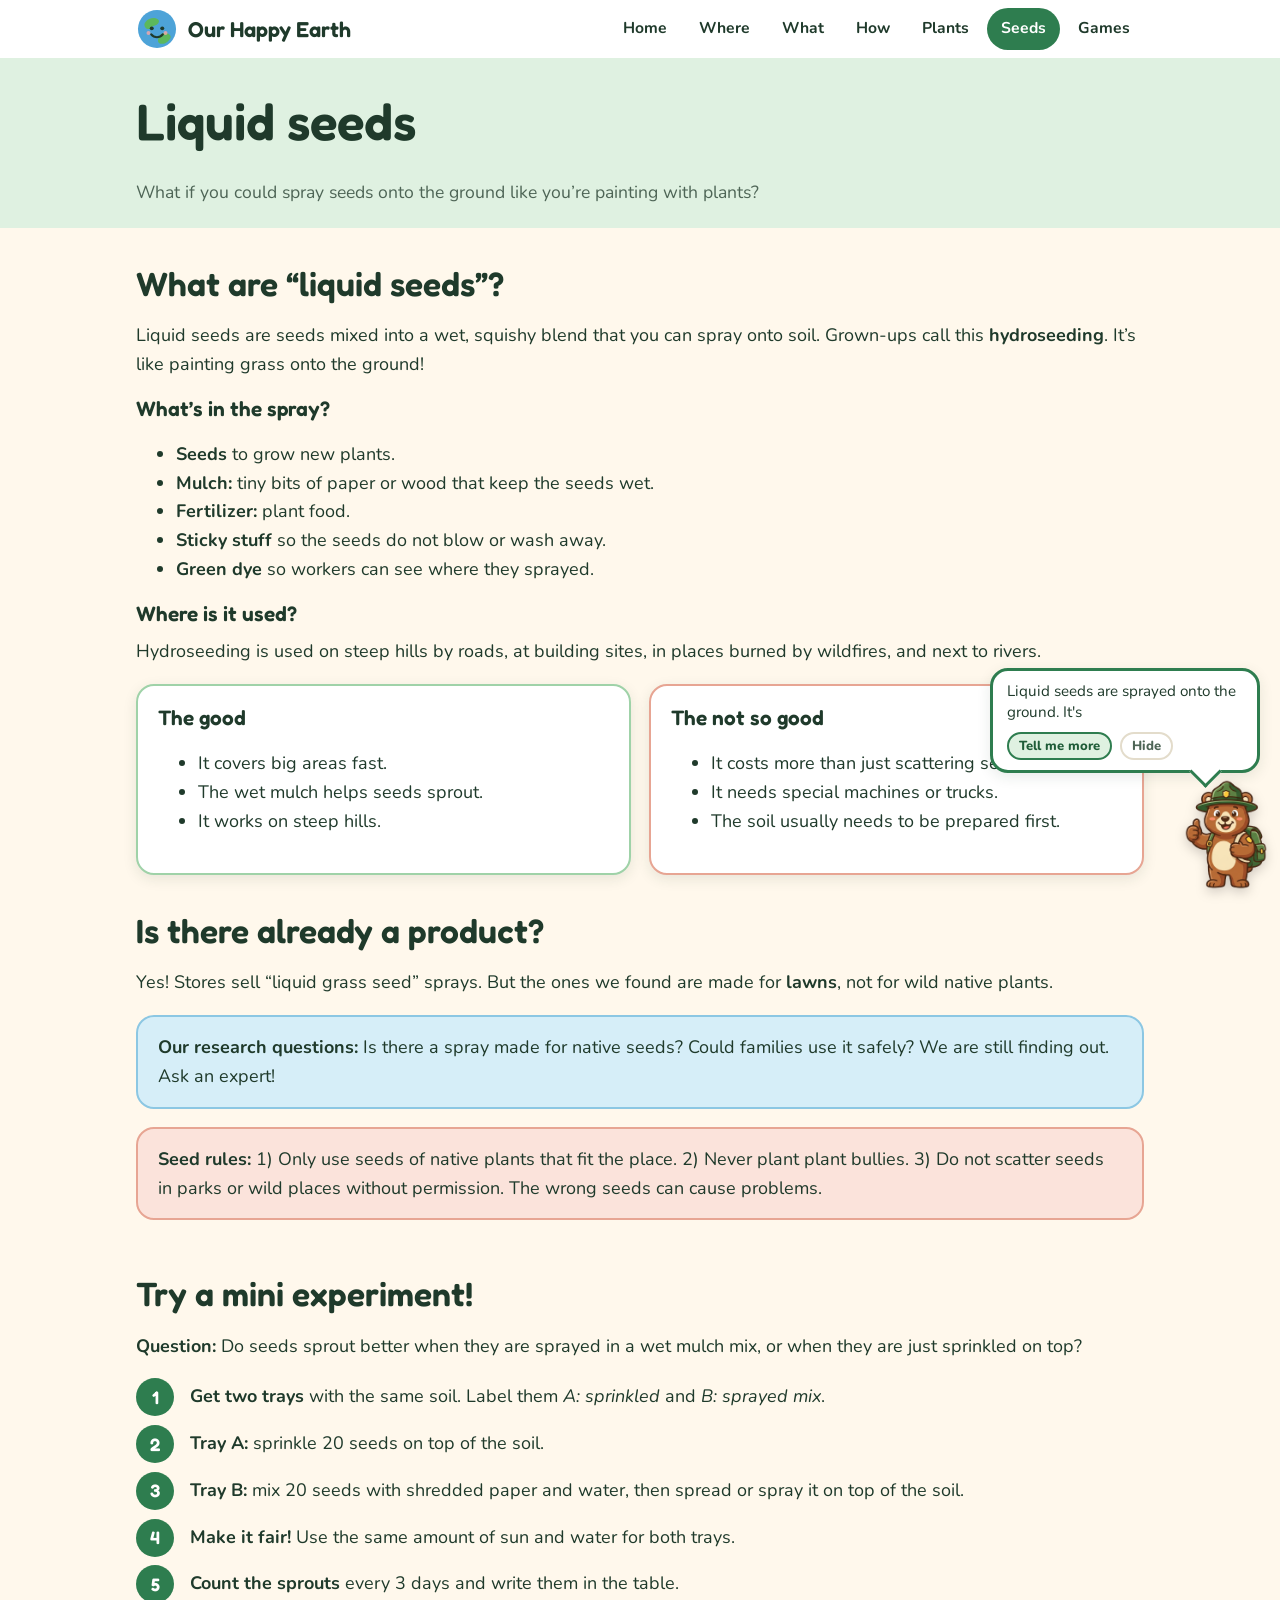
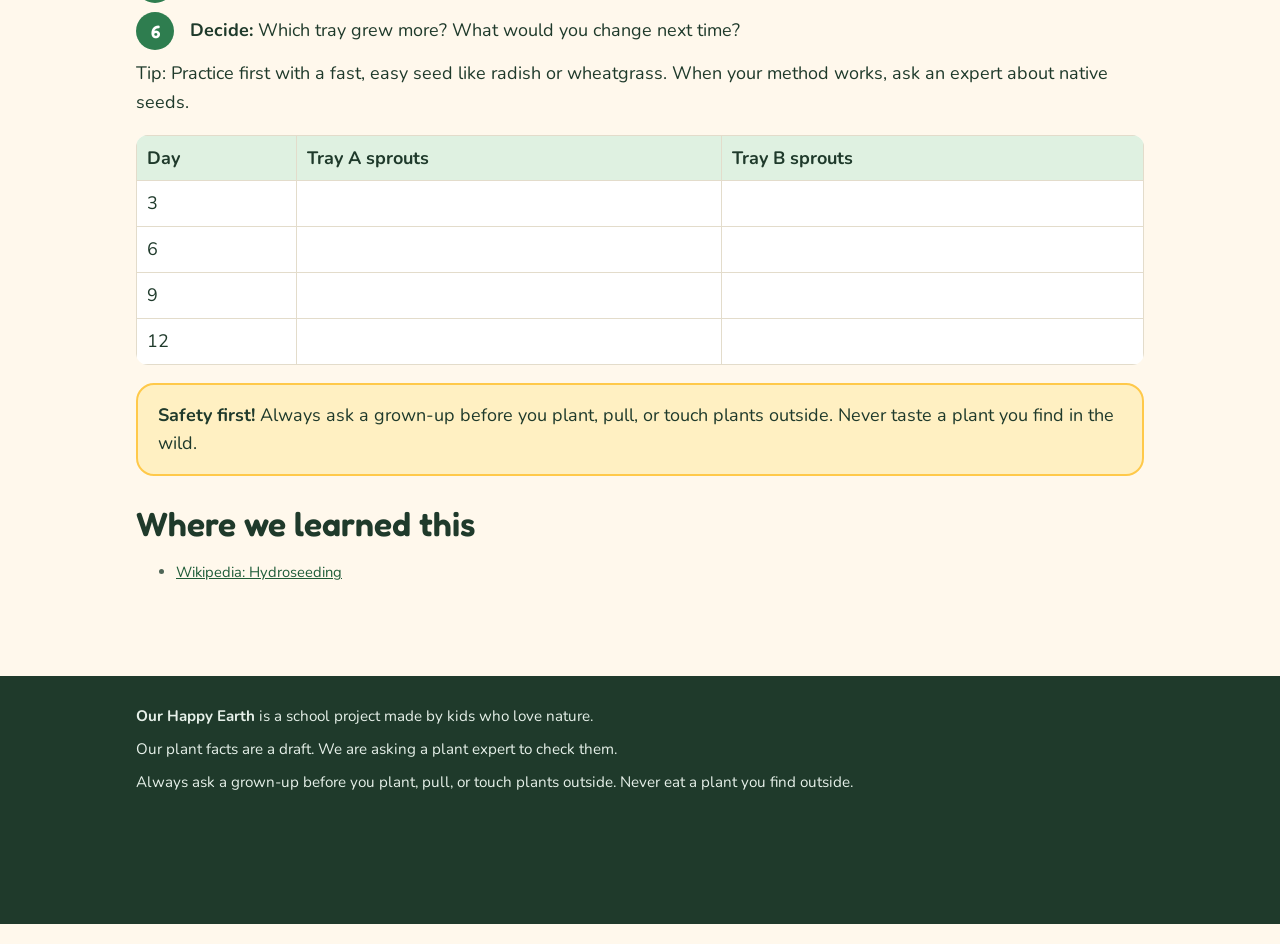
<file: seeds.html>
<!doctype html>
<html lang="en">
<head>
<meta charset="utf-8">
<meta name="viewport" content="width=device-width, initial-scale=1">
<title>Liquid Seeds | Our Happy Earth</title>
<meta name="description" content="Learn how hydroseeding sprays seeds onto soil and design your own seed experiment.">
<link rel="icon" href="data:image/svg+xml,%3Csvg viewBox='0 0 64 64' xmlns='http://www.w3.org/2000/svg' aria-hidden='true'%3E%3Ccircle cx='32' cy='32' r='29' fill='%234DA3D8'/%3E%3Cpath d='M14 22c6-8 16-8 20-4 3 3-1 8-6 9-5 1-5 6-10 5-4-1-7-6-4-10z' fill='%235CB85C'/%3E%3Cpath d='M38 40c6-4 14-2 15 4-3 8-10 12-17 10-4-2-3-8 2-14z' fill='%235CB85C'/%3E%3Ccircle cx='24' cy='31' r='3' fill='%231F3A2B'/%3E%3Ccircle cx='40' cy='31' r='3' fill='%231F3A2B'/%3E%3Cpath d='M23 40c5 6 13 6 18 0' fill='none' stroke='%231F3A2B' stroke-width='3' stroke-linecap='round'/%3E%3Ccircle cx='19' cy='38' r='3' fill='%23F9A6A6' opacity='.8'/%3E%3Ccircle cx='45' cy='38' r='3' fill='%23F9A6A6' opacity='.8'/%3E%3C/svg%3E">
<link rel="preconnect" href="https://fonts.googleapis.com">
<link rel="preconnect" href="https://fonts.gstatic.com" crossorigin>
<link href="https://fonts.googleapis.com/css2?family=Fredoka:wght@500;600&family=Nunito:wght@400;700;800&display=swap" rel="stylesheet">
<link rel="stylesheet" href="css/style.css">
<link rel="stylesheet" href="css/bear.css">

</head>
<body data-page="seeds">
<a class="skip" href="#main">Skip to content</a>
<header class="site-header"><div class="wrap">
<a class="brand" href="index.html"><svg viewBox="0 0 64 64" xmlns="http://www.w3.org/2000/svg" aria-hidden="true"><circle cx="32" cy="32" r="29" fill="#4DA3D8"/><path d="M14 22c6-8 16-8 20-4 3 3-1 8-6 9-5 1-5 6-10 5-4-1-7-6-4-10z" fill="#5CB85C"/><path d="M38 40c6-4 14-2 15 4-3 8-10 12-17 10-4-2-3-8 2-14z" fill="#5CB85C"/><circle cx="24" cy="31" r="3" fill="#1F3A2B"/><circle cx="40" cy="31" r="3" fill="#1F3A2B"/><path d="M23 40c5 6 13 6 18 0" fill="none" stroke="#1F3A2B" stroke-width="3" stroke-linecap="round"/><circle cx="19" cy="38" r="3" fill="#F9A6A6" opacity=".8"/><circle cx="45" cy="38" r="3" fill="#F9A6A6" opacity=".8"/></svg><span>Our Happy Earth</span></a>
<nav aria-label="Main"><ul><li><a href="index.html">Home</a></li><li><a href="where.html">Where</a></li><li><a href="what.html">What</a></li><li><a href="how.html">How</a></li><li><a href="plants.html">Plants</a></li><li><a href="seeds.html" aria-current="page">Seeds</a></li><li><a href="games.html">Games</a></li></ul></nav>
</div></header>
<main id="main">

<section class="page-hero"><div class="wrap">
<h1>Liquid seeds</h1>
<p>What if you could spray seeds onto the ground like you&rsquo;re painting with plants?</p>
</div></section>

<section class="block"><div class="wrap">
<h2>What are &ldquo;liquid seeds&rdquo;?</h2>
<p>Liquid seeds are seeds mixed into a wet, squishy blend that you can spray onto soil. Grown-ups call this <strong>hydroseeding</strong>. It&rsquo;s like painting grass onto the ground!</p>
<h3>What&rsquo;s in the spray?</h3>
<ul>
<li><strong>Seeds</strong> to grow new plants.</li>
<li><strong>Mulch:</strong> tiny bits of paper or wood that keep the seeds wet.</li>
<li><strong>Fertilizer:</strong> plant food.</li>
<li><strong>Sticky stuff</strong> so the seeds do not blow or wash away.</li>
<li><strong>Green dye</strong> so workers can see where they sprayed.</li>
</ul>
<h3>Where is it used?</h3>
<p>Hydroseeding is used on steep hills by roads, at building sites, in places burned by wildfires, and next to rivers.</p>
<div class="grid two">
<div class="card" style="border-color:#9FD2A8"><h3>The good</h3><ul><li>It covers big areas fast.</li><li>The wet mulch helps seeds sprout.</li><li>It works on steep hills.</li></ul></div>
<div class="card" style="border-color:#E7A593"><h3>The not so good</h3><ul><li>It costs more than just scattering seeds.</li><li>It needs special machines or trucks.</li><li>The soil usually needs to be prepared first.</li></ul></div>
</div>
</div></section>

<section class="block" style="padding-top:0"><div class="wrap">
<h2>Is there already a product?</h2>
<p>Yes! Stores sell &ldquo;liquid grass seed&rdquo; sprays. But the ones we found are made for <strong>lawns</strong>, not for wild native plants.</p>
<div class="callout expert"><p><strong>Our research questions:</strong> Is there a spray made for native seeds? Could families use it safely? We are still finding out. Ask an expert!</p></div>
<div class="callout warn"><p><strong>Seed rules:</strong> 1) Only use seeds of native plants that fit the place. 2) Never plant plant bullies. 3) Do not scatter seeds in parks or wild places without permission. The wrong seeds can cause problems.</p></div>
</div></section>

<section class="block" style="padding-top:0"><div class="wrap">
<h2>Try a mini experiment!</h2>
<p><strong>Question:</strong> Do seeds sprout better when they are sprayed in a wet mulch mix, or when they are just sprinkled on top?</p>
<ol class="steps">
<li><strong>Get two trays</strong> with the same soil. Label them <em>A: sprinkled</em> and <em>B: sprayed mix</em>.</li>
<li><strong>Tray A:</strong> sprinkle 20 seeds on top of the soil.</li>
<li><strong>Tray B:</strong> mix 20 seeds with shredded paper and water, then spread or spray it on top of the soil.</li>
<li><strong>Make it fair!</strong> Use the same amount of sun and water for both trays.</li>
<li><strong>Count the sprouts</strong> every 3 days and write them in the table.</li>
<li><strong>Decide:</strong> Which tray grew more? What would you change next time?</li>
</ol>
<p>Tip: Practice first with a fast, easy seed like radish or wheatgrass. When your method works, ask an expert about native seeds.</p>
<table>
<thead><tr><th>Day</th><th>Tray A sprouts</th><th>Tray B sprouts</th></tr></thead>
<tbody>
<tr><td>3</td><td>&nbsp;</td><td>&nbsp;</td></tr>
<tr><td>6</td><td>&nbsp;</td><td>&nbsp;</td></tr>
<tr><td>9</td><td>&nbsp;</td><td>&nbsp;</td></tr>
<tr><td>12</td><td>&nbsp;</td><td>&nbsp;</td></tr>
</tbody></table>
<div class="callout safety"><p><strong>Safety first!</strong> Always ask a grown-up before you plant, pull, or touch plants outside. Never taste a plant you find in the wild.</p></div>
<h2 style="margin-top:28px">Where we learned this</h2>
<ul class="sources"><li><a href="https://en.wikipedia.org/wiki/Hydroseeding">Wikipedia: Hydroseeding</a></li></ul>
</div></section>

</main>
<footer class="site-footer"><div class="wrap">
<p><strong>Our Happy Earth</strong> is a school project made by kids who love nature.</p>
<p>Our plant facts are a draft. We are asking a plant expert to check them.</p>
<p>Always ask a grown-up before you plant, pull, or touch plants outside. Never eat a plant you find outside.</p>
</div></footer>

<script src="js/bear.js"></script>
</body>
</html>
</file>
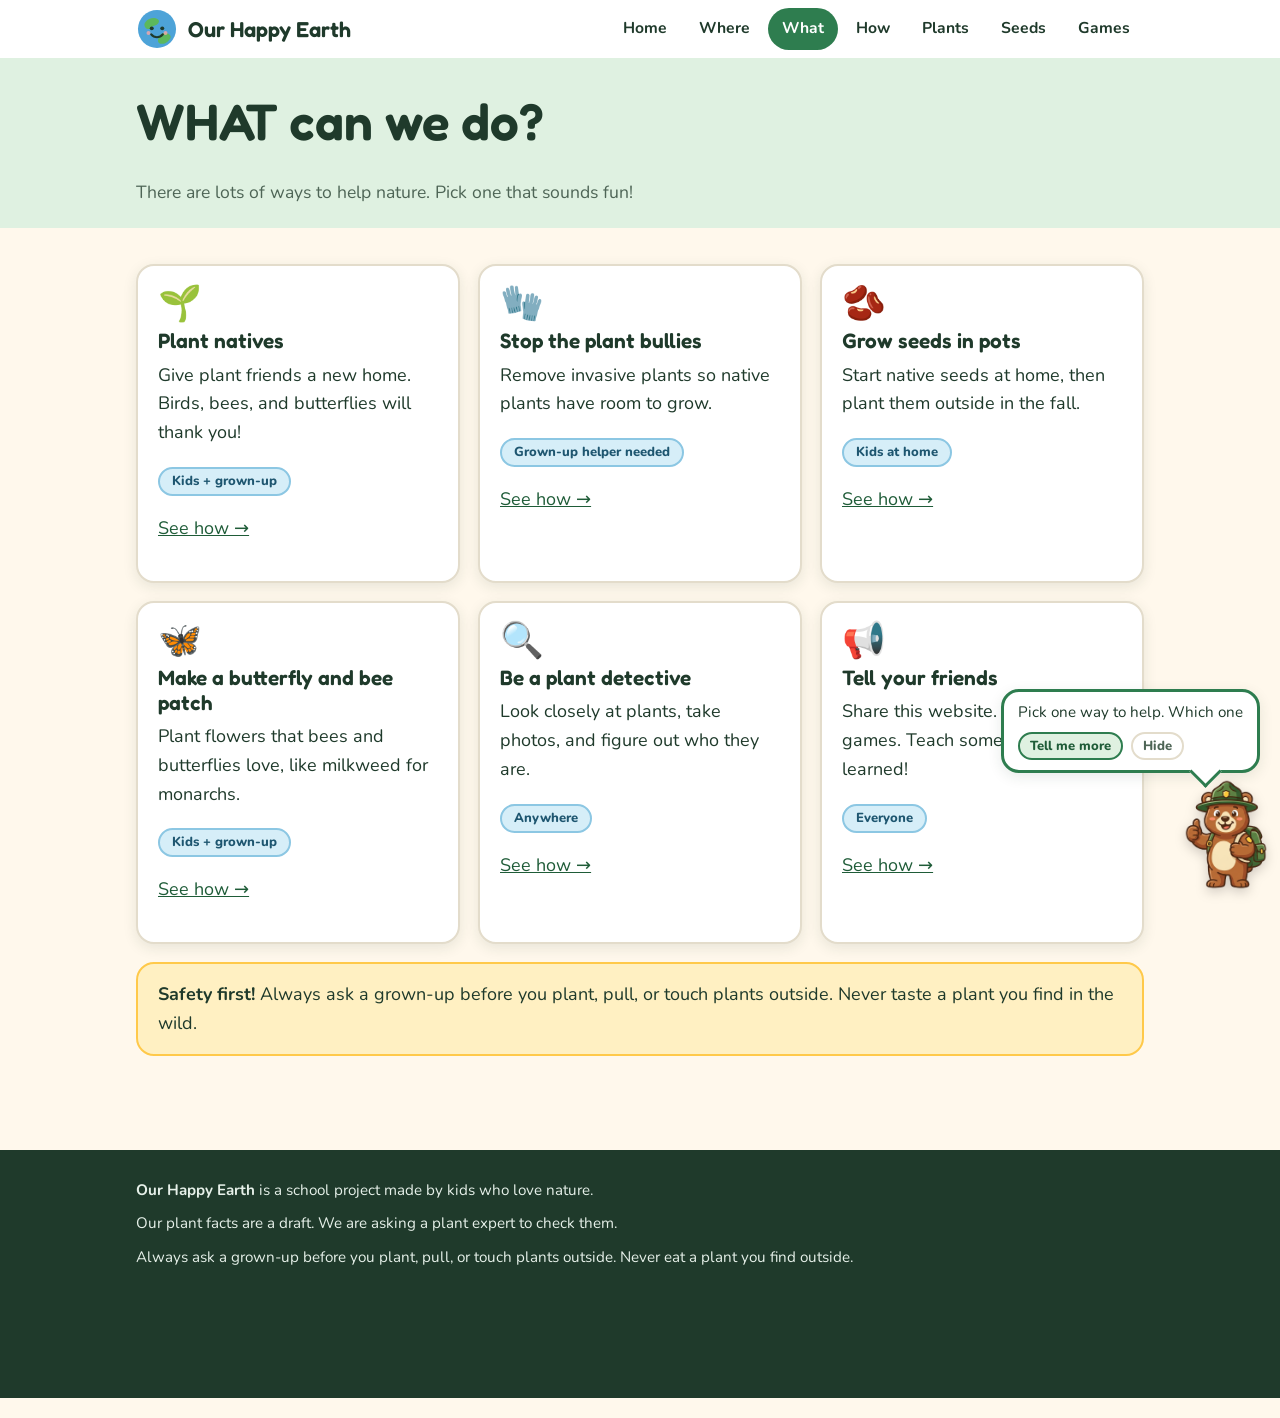
<file: what.html>
<!doctype html>
<html lang="en">
<head>
<meta charset="utf-8">
<meta name="viewport" content="width=device-width, initial-scale=1">
<title>What You Can Do | Our Happy Earth</title>
<meta name="description" content="Six ways kids and families can help native plants and animals.">
<link rel="icon" href="data:image/svg+xml,%3Csvg viewBox='0 0 64 64' xmlns='http://www.w3.org/2000/svg' aria-hidden='true'%3E%3Ccircle cx='32' cy='32' r='29' fill='%234DA3D8'/%3E%3Cpath d='M14 22c6-8 16-8 20-4 3 3-1 8-6 9-5 1-5 6-10 5-4-1-7-6-4-10z' fill='%235CB85C'/%3E%3Cpath d='M38 40c6-4 14-2 15 4-3 8-10 12-17 10-4-2-3-8 2-14z' fill='%235CB85C'/%3E%3Ccircle cx='24' cy='31' r='3' fill='%231F3A2B'/%3E%3Ccircle cx='40' cy='31' r='3' fill='%231F3A2B'/%3E%3Cpath d='M23 40c5 6 13 6 18 0' fill='none' stroke='%231F3A2B' stroke-width='3' stroke-linecap='round'/%3E%3Ccircle cx='19' cy='38' r='3' fill='%23F9A6A6' opacity='.8'/%3E%3Ccircle cx='45' cy='38' r='3' fill='%23F9A6A6' opacity='.8'/%3E%3C/svg%3E">
<link rel="preconnect" href="https://fonts.googleapis.com">
<link rel="preconnect" href="https://fonts.gstatic.com" crossorigin>
<link href="https://fonts.googleapis.com/css2?family=Fredoka:wght@500;600&family=Nunito:wght@400;700;800&display=swap" rel="stylesheet">
<link rel="stylesheet" href="css/style.css">
<link rel="stylesheet" href="css/bear.css">

</head>
<body data-page="what">
<a class="skip" href="#main">Skip to content</a>
<header class="site-header"><div class="wrap">
<a class="brand" href="index.html"><svg viewBox="0 0 64 64" xmlns="http://www.w3.org/2000/svg" aria-hidden="true"><circle cx="32" cy="32" r="29" fill="#4DA3D8"/><path d="M14 22c6-8 16-8 20-4 3 3-1 8-6 9-5 1-5 6-10 5-4-1-7-6-4-10z" fill="#5CB85C"/><path d="M38 40c6-4 14-2 15 4-3 8-10 12-17 10-4-2-3-8 2-14z" fill="#5CB85C"/><circle cx="24" cy="31" r="3" fill="#1F3A2B"/><circle cx="40" cy="31" r="3" fill="#1F3A2B"/><path d="M23 40c5 6 13 6 18 0" fill="none" stroke="#1F3A2B" stroke-width="3" stroke-linecap="round"/><circle cx="19" cy="38" r="3" fill="#F9A6A6" opacity=".8"/><circle cx="45" cy="38" r="3" fill="#F9A6A6" opacity=".8"/></svg><span>Our Happy Earth</span></a>
<nav aria-label="Main"><ul><li><a href="index.html">Home</a></li><li><a href="where.html">Where</a></li><li><a href="what.html" aria-current="page">What</a></li><li><a href="how.html">How</a></li><li><a href="plants.html">Plants</a></li><li><a href="seeds.html">Seeds</a></li><li><a href="games.html">Games</a></li></ul></nav>
</div></header>
<main id="main">

<section class="page-hero"><div class="wrap">
<h1>WHAT can we do?</h1>
<p>There are lots of ways to help nature. Pick one that sounds fun!</p>
</div></section>
<section class="block"><div class="wrap">
<div class="grid three">
<div class="card"><span class="icon">&#127793;</span><h3>Plant natives</h3><p>Give plant friends a new home. Birds, bees, and butterflies will thank you!</p><p><span class="badge habitat">Kids + grown-up</span></p><p><a href="how.html#plant">See how &rarr;</a></p></div>
<div class="card"><span class="icon">&#129508;</span><h3>Stop the plant bullies</h3><p>Remove invasive plants so native plants have room to grow.</p><p><span class="badge habitat">Grown-up helper needed</span></p><p><a href="how.html#bullies">See how &rarr;</a></p></div>
<div class="card"><span class="icon">&#129752;</span><h3>Grow seeds in pots</h3><p>Start native seeds at home, then plant them outside in the fall.</p><p><span class="badge habitat">Kids at home</span></p><p><a href="how.html#seeds">See how &rarr;</a></p></div>
<div class="card"><span class="icon">&#129419;</span><h3>Make a butterfly and bee patch</h3><p>Plant flowers that bees and butterflies love, like milkweed for monarchs.</p><p><span class="badge habitat">Kids + grown-up</span></p><p><a href="how.html#patch">See how &rarr;</a></p></div>
<div class="card"><span class="icon">&#128269;</span><h3>Be a plant detective</h3><p>Look closely at plants, take photos, and figure out who they are.</p><p><span class="badge habitat">Anywhere</span></p><p><a href="how.html#detective">See how &rarr;</a></p></div>
<div class="card"><span class="icon">&#128226;</span><h3>Tell your friends</h3><p>Share this website. Play the games. Teach someone what you learned!</p><p><span class="badge habitat">Everyone</span></p><p><a href="how.html#share">See how &rarr;</a></p></div>
</div>
<div class="callout safety"><p><strong>Safety first!</strong> Always ask a grown-up before you plant, pull, or touch plants outside. Never taste a plant you find in the wild.</p></div>
</div></section>

</main>
<footer class="site-footer"><div class="wrap">
<p><strong>Our Happy Earth</strong> is a school project made by kids who love nature.</p>
<p>Our plant facts are a draft. We are asking a plant expert to check them.</p>
<p>Always ask a grown-up before you plant, pull, or touch plants outside. Never eat a plant you find outside.</p>
</div></footer>

<script src="js/bear.js"></script>
</body>
</html>
</file>
<file: css/style.css>
:root {
  --cream: #FFF8EC;
  --paper: #FFFFFF;
  --ink: #1F3A2B;
  --muted: #4E6556;
  --green: #2E7D4F;
  --green-dark: #1F5C38;
  --leaf: #DFF1E1;
  --sky: #D6EEF8;
  --sun: #FFC94A;
  --sun-soft: #FFF0C2;
  --clay: #B4452A;
  --clay-soft: #FBE3DB;
  --line: #E3DCCB;
  --radius: 18px;
  --shadow: 0 4px 14px rgba(31, 58, 43, .10);
}

* { box-sizing: border-box; }

html { scroll-behavior: smooth; }

body {
  margin: 0;
  background: var(--cream);
  color: var(--ink);
  font-family: "Nunito", system-ui, -apple-system, "Segoe UI", Roboto, sans-serif;
  font-size: 18px;
  line-height: 1.6;
}

h1, h2, h3 {
  font-family: "Fredoka", "Nunito", system-ui, sans-serif;
  font-weight: 600;
  line-height: 1.2;
  margin: 0 0 .5em;
}
h1 { font-size: clamp(2rem, 6vw, 3.2rem); }
h2 { font-size: clamp(1.5rem, 4vw, 2.1rem); }
h3 { font-size: 1.3rem; }
p { margin: 0 0 1em; }
a { color: var(--green-dark); }
a:hover { color: var(--clay); }

:focus-visible { outline: 3px solid #1B6FD8; outline-offset: 2px; border-radius: 6px; }

.wrap { max-width: 1040px; margin: 0 auto; padding: 0 16px; }
.skip { position: absolute; left: -999px; top: 0; background: var(--ink); color: #fff; padding: 8px 14px; z-index: 99; }
.skip:focus { left: 8px; top: 8px; }

/* ---------- header ---------- */
.site-header { background: var(--paper); border-bottom: 3px solid var(--leaf); position: sticky; top: 0; z-index: 20; }
.site-header .wrap { display: flex; align-items: center; justify-content: space-between; gap: 12px; flex-wrap: wrap; padding-top: 8px; padding-bottom: 8px; }
.brand { display: flex; align-items: center; gap: 10px; text-decoration: none; color: var(--ink); font-family: "Fredoka", sans-serif; font-weight: 600; font-size: 1.35rem; }
.brand svg { width: 42px; height: 42px; }
nav ul { list-style: none; margin: 0; padding: 0; display: flex; flex-wrap: wrap; gap: 4px; }
nav a { display: block; padding: 8px 14px; border-radius: 999px; text-decoration: none; color: var(--ink); font-weight: 700; font-size: .98rem; }
nav a:hover { background: var(--leaf); color: var(--ink); }
nav a[aria-current="page"] { background: var(--green); color: #fff; }

/* ---------- hero ---------- */
.hero { background: linear-gradient(180deg, var(--sky) 0%, var(--cream) 100%); padding: 44px 0 36px; text-align: center; }
.hero p.lead { font-size: 1.25rem; max-width: 640px; margin: 0 auto 1.2em; color: var(--muted); }
.page-hero { background: var(--leaf); padding: 30px 0 22px; }
.page-hero p { max-width: 720px; color: var(--muted); font-size: 1.1rem; margin-bottom: 0; }

.btn { display: inline-block; background: var(--green); color: #fff; text-decoration: none; padding: 12px 22px; border-radius: 999px; font-weight: 800; border: 0; cursor: pointer; font-size: 1rem; font-family: inherit; box-shadow: var(--shadow); }
.btn:hover { background: var(--green-dark); color: #fff; }
.btn.alt { background: var(--sun); color: var(--ink); }
.btn.alt:hover { background: #F2B72D; color: var(--ink); }
.btn.ghost { background: transparent; color: var(--green-dark); border: 2px solid var(--green); box-shadow: none; }
.btn.ghost:hover { background: var(--leaf); color: var(--green-dark); }
.btn-row { display: flex; gap: 12px; justify-content: center; flex-wrap: wrap; }

/* ---------- layout blocks ---------- */
section.block { padding: 36px 0; }
.grid { display: grid; gap: 18px; }
.grid.three { grid-template-columns: repeat(auto-fit, minmax(240px, 1fr)); }
.grid.two { grid-template-columns: repeat(auto-fit, minmax(300px, 1fr)); }

.card { background: var(--paper); border: 2px solid var(--line); border-radius: var(--radius); padding: 20px; box-shadow: var(--shadow); }
.card h3 { margin-bottom: .3em; }
.card .icon { font-size: 2.2rem; line-height: 1; display: block; margin-bottom: 8px; }
.card.link { text-decoration: none; color: inherit; display: block; transition: transform .15s; }
.card.link:hover { transform: translateY(-3px); border-color: var(--green); }

.callout { border-radius: var(--radius); padding: 16px 20px; margin: 18px 0; border: 2px solid; }
.callout.safety { background: var(--sun-soft); border-color: var(--sun); }
.callout.expert { background: var(--sky); border-color: #8CC7E3; }
.callout.warn { background: var(--clay-soft); border-color: #E7A593; }
.callout p:last-child { margin-bottom: 0; }

.steps { counter-reset: s; list-style: none; padding: 0; margin: 0; }
.steps li { counter-increment: s; position: relative; padding: 4px 0 14px 54px; }
.steps li::before { content: counter(s); position: absolute; left: 0; top: 0; width: 38px; height: 38px; border-radius: 50%; background: var(--green); color: #fff; font-family: "Fredoka", sans-serif; font-weight: 600; display: grid; place-items: center; }

.badge { display: inline-block; padding: 2px 12px; border-radius: 999px; font-size: .82rem; font-weight: 800; }
.badge.native { background: var(--leaf); color: var(--green-dark); border: 2px solid #9FD2A8; }
.badge.invasive { background: var(--clay-soft); color: var(--clay); border: 2px solid #E7A593; }
.badge.habitat { background: var(--sky); color: #1E5670; border: 2px solid #8CC7E3; }

details { background: var(--paper); border: 2px solid var(--line); border-radius: var(--radius); padding: 4px 20px; margin-bottom: 12px; box-shadow: var(--shadow); }
details[open] { border-color: var(--green); }
summary { cursor: pointer; font-family: "Fredoka", sans-serif; font-weight: 600; font-size: 1.25rem; padding: 12px 0; }

table { border-collapse: collapse; width: 100%; background: var(--paper); border-radius: 12px; overflow: hidden; }
th, td { border: 1px solid var(--line); padding: 8px 10px; text-align: left; }
th { background: var(--leaf); }

/* ---------- plants ---------- */
.filters { display: flex; flex-wrap: wrap; gap: 8px; margin-bottom: 18px; align-items: center; }
.chip { background: var(--paper); border: 2px solid var(--line); border-radius: 999px; padding: 6px 16px; font-weight: 800; font-family: inherit; font-size: .95rem; cursor: pointer; color: var(--ink); }
.chip[aria-pressed="true"] { background: var(--green); border-color: var(--green); color: #fff; }
.search { flex: 1 1 200px; padding: 9px 16px; border: 2px solid var(--line); border-radius: 999px; font-size: 1rem; font-family: inherit; min-width: 180px; }
.plant-card { background: var(--paper); border: 2px solid var(--line); border-radius: var(--radius); padding: 14px; text-align: center; box-shadow: var(--shadow); display: flex; flex-direction: column; align-items: center; gap: 4px; }
.plant-card.invasive { border-color: #E7A593; }
.plant-card.native { border-color: #9FD2A8; }
.plant-card h3 { margin: 4px 0 0; font-size: 1.15rem; }
.plant-card .sci { font-style: italic; color: var(--muted); font-size: .9rem; margin: 0; }
.plant-card .fact { font-size: .95rem; margin: 6px 0 0; }
.plant-card .warnline { font-size: .88rem; background: var(--clay-soft); color: var(--clay); border-radius: 8px; padding: 4px 8px; font-weight: 700; margin-top: 6px; }
.plant-card .badges { display: flex; gap: 6px; flex-wrap: wrap; justify-content: center; }
.plant-grid { display: grid; grid-template-columns: repeat(auto-fill, minmax(220px, 1fr)); gap: 16px; }
.plant-svg, .plant-photo { border-radius: 14px; background: linear-gradient(180deg, #EAF6FB, #F6FBEF); }
.plant-photo { object-fit: cover; }
.count { color: var(--muted); font-weight: 700; margin-bottom: 8px; }

/* ---------- map ---------- */
#map { height: 440px; border-radius: var(--radius); border: 3px solid var(--line); background: var(--sky); z-index: 1; }
.map-note { display: flex; gap: 10px; flex-wrap: wrap; align-items: center; margin: 12px 0; }
.pin-form { display: none; gap: 8px; flex-wrap: wrap; align-items: center; background: var(--sun-soft); border: 2px solid var(--sun); border-radius: var(--radius); padding: 12px; margin-top: 12px; }
.pin-form.show { display: flex; }
.pin-form input { flex: 1 1 220px; padding: 9px 14px; border: 2px solid var(--line); border-radius: 999px; font-size: 1rem; font-family: inherit; }
.checklist { list-style: none; padding: 0; margin: 0; }
.checklist li { margin-bottom: 8px; }
.checklist label { display: flex; gap: 12px; align-items: flex-start; background: var(--paper); border: 2px solid var(--line); border-radius: 14px; padding: 10px 14px; cursor: pointer; }
.checklist input { width: 22px; height: 22px; margin-top: 3px; accent-color: var(--green); flex: none; }
.checklist input:checked + span { text-decoration: line-through; color: var(--muted); }

/* ---------- games ---------- */
.tabs { display: flex; gap: 8px; flex-wrap: wrap; margin-bottom: 20px; }
.tab { font-family: "Fredoka", sans-serif; font-weight: 600; font-size: 1.1rem; padding: 10px 22px; border-radius: 999px; border: 2px solid var(--green); background: var(--paper); color: var(--green-dark); cursor: pointer; }
.tab[aria-selected="true"] { background: var(--green); color: #fff; }
.game { background: var(--paper); border: 3px solid var(--line); border-radius: 24px; padding: 22px; box-shadow: var(--shadow); min-height: 360px; }
.game[hidden] { display: none; }
.game-top { display: flex; justify-content: space-between; flex-wrap: wrap; gap: 8px; font-weight: 800; color: var(--muted); margin-bottom: 12px; }
.progress { height: 10px; background: var(--leaf); border-radius: 99px; overflow: hidden; margin-bottom: 18px; }
.progress > div { height: 100%; background: var(--green); width: 0; transition: width .3s; }
.q-pic { text-align: center; margin-bottom: 10px; }
.q-pic svg, .q-pic img { width: 140px; height: 140px; }
.q-text { font-family: "Fredoka", sans-serif; font-size: 1.4rem; font-weight: 500; margin-bottom: 14px; }
.options { display: grid; gap: 10px; }
.opt { text-align: left; font-family: inherit; font-size: 1.05rem; font-weight: 700; padding: 12px 16px; border-radius: 14px; border: 2px solid var(--line); background: var(--cream); color: var(--ink); cursor: pointer; }
.opt:hover:not(:disabled) { border-color: var(--green); background: var(--leaf); }
.opt.right { background: #CDEFD3; border-color: var(--green); }
.opt.wrong { background: var(--clay-soft); border-color: var(--clay); }
.opt:disabled { cursor: default; }
.two-btns { display: grid; grid-template-columns: 1fr 1fr; gap: 12px; }
.two-btns .opt { text-align: center; font-size: 1.2rem; padding: 16px; }
.feedback { min-height: 3.4em; margin: 14px 0; padding: 10px 14px; border-radius: 12px; background: var(--sun-soft); display: none; }
.feedback.show { display: block; }
.feedback.good { background: #E1F5E4; }
.feedback.bad { background: var(--clay-soft); }
.final { text-align: center; padding: 20px 0; }
.final .big { font-family: "Fredoka", sans-serif; font-size: 3rem; color: var(--green); margin: 0; }

.sort-bins { display: grid; grid-template-columns: repeat(auto-fit, minmax(210px, 1fr)); gap: 12px; margin: 14px 0; }
.bin { border: 3px dashed #8CC7E3; background: var(--sky); border-radius: var(--radius); padding: 10px; min-height: 130px; cursor: pointer; }
.bin h3 { font-size: 1.05rem; margin-bottom: 6px; text-align: center; }
.bin.over { background: #BFE3F3; border-style: solid; }
.bin .placed { display: flex; flex-wrap: wrap; gap: 6px; }
.sort-pool { display: flex; flex-wrap: wrap; gap: 10px; padding: 12px; border-radius: var(--radius); background: var(--cream); border: 2px solid var(--line); min-height: 100px; }
.sort-card { background: var(--paper); border: 2px solid var(--line); border-radius: 14px; padding: 6px 10px; display: flex; align-items: center; gap: 8px; cursor: grab; font-weight: 800; font-size: .95rem; font-family: inherit; color: var(--ink); }
.sort-card svg { width: 42px; height: 42px; flex: none; }
.sort-card.sel { border-color: #1B6FD8; box-shadow: 0 0 0 3px #BBD6F8; }
.sort-card.ok { background: #CDEFD3; border-color: var(--green); cursor: default; padding: 4px 8px; font-size: .85rem; }
.sort-card.ok svg { width: 28px; height: 28px; }
.sort-card.shake { animation: shake .35s; border-color: var(--clay); }
@keyframes shake { 25% { transform: translateX(-6px); } 75% { transform: translateX(6px); } }
@media (prefers-reduced-motion: reduce) { * { animation: none !important; transition: none !important; scroll-behavior: auto !important; } }

/* ---------- footer ---------- */
.site-footer { background: var(--ink); color: #E6F0E9; padding: 28px 0; margin-top: 40px; font-size: .95rem; }
.site-footer a { color: #BFE8C8; }
.site-footer p { margin-bottom: .6em; }
.sources { font-size: .92rem; color: var(--muted); }
.sources li { margin-bottom: 4px; }

@media (max-width: 600px) {
  body { font-size: 17px; }
  #map { height: 340px; }
  .game { padding: 14px; }
  nav a { padding: 7px 11px; }
}

/* make the hidden attribute always win, even on buttons */
[hidden] { display: none !important; }

/* ---------- fire map ---------- */
.fire-controls { display: flex; flex-wrap: wrap; gap: 8px 16px; align-items: center; margin: 0 0 10px; background: var(--paper); border: 2px solid var(--line); border-radius: 14px; padding: 8px 14px; }
.fire-controls label { display: inline-flex; align-items: center; gap: 6px; font-weight: 700; cursor: pointer; }
.fire-controls .btn { margin-left: auto; }
.dot { width: 14px; height: 14px; border-radius: 50%; display: inline-block; border: 2px solid; }
.dot-active { background: #FF7A1A; border-color: #FF3B1F; }
.dot-recent { background: #E8A33A; border-color: #FFD23F; }
.dot-old { background: #B070D0; border-color: #E9A8FF; }
.fire-status { font-size: .95rem; border-radius: 12px; padding: 8px 12px; background: var(--leaf); margin: 10px 0; }
.fire-status.warn { background: var(--sun-soft); }
.flame-icon { background: none; border: 0; }
.flame-icon svg { display: block; filter: drop-shadow(0 2px 3px rgba(0, 0, 0, .5)); }
.flame-icon.pulse svg { animation: flame-pulse 1.1s ease-in-out infinite alternate; transform-origin: 50% 100%; }
@keyframes flame-pulse { from { transform: scale(1); } to { transform: scale(1.14); } }
.fire-panel { position: relative; background: var(--paper); border: 3px solid #F0A06A; border-radius: var(--radius); padding: 18px 20px; margin: 16px 0; box-shadow: var(--shadow); scroll-margin-top: 80px; }
.fire-panel h3 { margin-top: .8em; }
.fire-panel > h3:first-of-type { margin-top: 0; }
.fire-close { position: absolute; top: 12px; right: 12px; }
.fire-kind { display: inline-block; font-weight: 800; font-size: .85rem; padding: 2px 12px; border-radius: 99px; margin: 0 0 6px; }
.fire-kind-active { background: #FFD9CC; color: #8E2A12; }
.fire-kind-old { background: #F0DDF8; color: #5A2A75; }
.fire-facts { display: flex; flex-wrap: wrap; gap: 4px 18px; margin: 0 0 8px; }
.fire-safety { background: var(--sun-soft); border-radius: 12px; padding: 8px 12px; font-size: .95rem; }
.muted-note { color: var(--muted); font-size: .92rem; }
.fire-habs { display: grid; grid-template-columns: 1fr; gap: 10px; }
@media (min-width: 760px) { .fire-habs { grid-template-columns: 1fr 1fr; } }
.fire-hab { background: var(--clay-soft); border-radius: 14px; padding: 10px 14px; }
.fire-hab h4 { margin: 0 0 4px; }
.fire-hab p { margin: 0; font-size: .95rem; }
.animal-grid { display: grid; grid-template-columns: 1fr; gap: 12px; margin: 10px 0 16px; }
@media (min-width: 760px) { .animal-grid { grid-template-columns: 1fr 1fr; } }
.animal-card { display: grid; grid-template-columns: 96px 1fr; gap: 12px; background: var(--cream); border: 2px solid var(--line); border-radius: 16px; padding: 12px; }
.animal-pic svg, .animal-pic img { width: 96px; height: 96px; border-radius: 50%; object-fit: cover; display: block; }
.animal-body h4 { margin: 0; font-size: 1.15rem; }
.animal-body p { margin: 4px 0; font-size: .93rem; }
.animal-body .sci { font-style: italic; color: var(--muted); margin-top: 0; }
.animal-body .status { display: inline-block; background: #FFD9CC; color: #8E2A12; font-weight: 800; font-size: .78rem; padding: 1px 10px; border-radius: 99px; }
.animal-body .fire-effect { background: var(--clay-soft); border-radius: 10px; padding: 6px 10px; }
@media (max-width: 480px) { .animal-card { grid-template-columns: 72px 1fr; } .animal-pic svg, .animal-pic img { width: 72px; height: 72px; } }
.btn.small { padding: 6px 14px; font-size: .9rem; }

/* Fire map: key, burn scars, home pin, "biggest fires" list */
.fire-legend { list-style: none; display: flex; flex-wrap: wrap; gap: 6px 18px; padding: 0; margin: 0 0 10px; font-size: .95rem; }
.fire-legend li { display: inline-flex; align-items: center; gap: 6px; }
.fire-legend .lg-note { color: var(--muted); font-style: italic; }
.lg { width: 16px; height: 16px; display: inline-block; flex: none; border: 2px solid; }
.lg-flame { background: #FF7A1A; border-color: #FF3B1F; border-radius: 50% 0 50% 50%; transform: rotate(-45deg); }
.lg-old { background: #B070D0; border-color: #E9A8FF; border-radius: 50% 0 50% 50%; transform: rotate(-45deg); }
.lg-scar { background: #8B5A2B; border-color: #5C3A1A; border-radius: 45% 55% 40% 60%; box-shadow: inset 0 -5px 0 -2px #7CD45B; }
.lg-home { background: #E2574C; border-color: #8E2A12; border-radius: 2px; clip-path: polygon(50% 0, 100% 40%, 100% 100%, 0 100%, 0 40%); }
.scar-icon, .home-icon { background: none; border: 0; }
.scar-icon svg, .home-icon svg { display: block; filter: drop-shadow(0 2px 3px rgba(0, 0, 0, .5)); }
.leaflet-tooltip.home-label { font-weight: 800; color: var(--green-dark); border: 2px solid var(--green); }
.fire-top { background: var(--paper); border: 2px solid var(--line); border-radius: 14px; padding: 12px 16px; margin: 10px 0 14px; }
.fire-top h3 { margin: 0 0 2px; }
.fire-top .muted-note { margin: 0 0 8px; }
.fire-top-list { list-style: none; padding: 0; margin: 0; display: grid; gap: 8px; }
.fire-top-btn { width: 100%; display: flex; align-items: center; gap: 12px; text-align: left; font-family: inherit; font-size: 1rem; color: var(--ink); background: var(--cream); border: 2px solid var(--line); border-radius: 12px; padding: 8px 12px; cursor: pointer; }
.fire-top-btn:hover, .fire-top-btn:focus-visible { border-color: var(--green); background: var(--leaf); }
.ftb-icon { width: 22px; height: 22px; flex: none; border: 2px solid; }
.ftb-icon.ftb-active { background: #FF7A1A; border-color: #FF3B1F; border-radius: 50% 0 50% 50%; transform: rotate(-45deg); }
.ftb-icon.ftb-recent { background: #8B5A2B; border-color: #5C3A1A; border-radius: 45% 55% 40% 60%; }
.ftb-text { display: flex; flex-direction: column; }
.ftb-sub { font-size: .9rem; color: var(--muted); }
.ftb-new { display: inline-block; background: #FF7A1A; color: #fff; font-size: .75rem; font-weight: 800; border-radius: 999px; padding: 1px 8px; margin-left: 4px; vertical-align: middle; }
.fire-kind-recent { background: #EAD7C3; color: #5C3A1A; }
</file>
<file: css/bear.css>
/* Cali the bear: picture, animations, floating guide */
.bear { width: 100%; height: auto; display: block; transform-origin: 50% 100%; animation: bear-bob 3.2s ease-in-out infinite; user-select: none; -webkit-user-drag: none; }

@keyframes bear-bob { 0%, 100% { transform: translateY(0) rotate(0); } 50% { transform: translateY(-4px) rotate(-1deg); } }
@keyframes bear-wave { 0%, 100% { transform: rotate(0); } 25% { transform: rotate(-6deg) translateY(-4px); } 75% { transform: rotate(6deg) translateY(-4px); } }
@keyframes bear-jump { 0%, 100% { transform: translateY(0) scale(1, 1); } 15% { transform: translateY(0) scale(1.06, .92); } 45% { transform: translateY(-26px) scale(.97, 1.04); } 75% { transform: translateY(0) scale(1.05, .94); } }
@keyframes bear-shake { 0%, 100% { transform: rotate(0); } 25% { transform: rotate(-6deg); } 75% { transform: rotate(6deg); } }
@keyframes bear-talk { 0%, 100% { transform: scale(1, 1); } 50% { transform: scale(1.02, .98); } }

.bear.wave { animation: bear-wave .7s ease-in-out 3; }
.bear.cheer { animation: bear-jump .55s ease-out 2; filter: brightness(1.06) saturate(1.1); }
.bear.oops { animation: bear-shake .3s ease-in-out 3; filter: saturate(.7) brightness(.95); }
.bear.talking { animation: bear-talk .24s ease-in-out infinite; }
.bear.big.wave { animation: bear-wave 1.4s ease-in-out infinite; }

/* hero bear on the home page */
.hero-bear { width: 190px; margin: 0 auto 6px; }

/* floating guide */
.guide { position: fixed; right: 12px; bottom: 10px; z-index: 40; display: flex; flex-direction: column; align-items: flex-end; gap: 6px; pointer-events: none; }
.guide > * { pointer-events: auto; }
.guide.away { display: none; }
.guide-bear { width: 84px; padding: 0; border: 0; background: none; cursor: pointer; filter: drop-shadow(0 4px 6px rgba(0, 0, 0, .18)); }
.guide-bear:hover { transform: scale(1.05); }
.guide-bubble { position: relative; max-width: 270px; background: #fff; border: 3px solid var(--green); border-radius: 18px; padding: 10px 14px; font-size: .95rem; line-height: 1.4; box-shadow: var(--shadow); margin-right: 8px; }
.guide-bubble::after { content: ""; position: absolute; right: 40px; bottom: -13px; width: 20px; height: 20px; background: #fff; border-right: 3px solid var(--green); border-bottom: 3px solid var(--green); transform: rotate(45deg); }
.guide-bubble[hidden] { display: none; }
.guide-actions { display: flex; gap: 8px; margin-top: 8px; }
.guide-actions button { font-family: inherit; font-size: .82rem; font-weight: 800; padding: 3px 10px; border-radius: 99px; border: 2px solid var(--green); background: var(--leaf); color: var(--green-dark); cursor: pointer; }
.guide-actions button:last-child { background: #fff; border-color: var(--line); color: var(--muted); }
.guide-show { position: fixed; right: 12px; bottom: 12px; z-index: 40; font-family: inherit; font-weight: 800; padding: 8px 16px; border-radius: 99px; border: 2px solid var(--green); background: #fff; color: var(--green-dark); cursor: pointer; box-shadow: var(--shadow); }
.guide-show[hidden] { display: none; }

body { padding-bottom: 20px; }
.site-footer { padding-bottom: 120px; }

/* on the games page the bear stays small and out of the way */
body[data-page="games"] .guide-bear { width: 56px; }
body[data-page="games"] .guide-bubble { pointer-events: none; max-width: 230px; }
body[data-page="games"] .guide-actions { display: none; }

@media (max-width: 600px) {
  body[data-page="games"] .guide-bear { width: 48px; }
  body[data-page="games"] .guide-bubble { max-width: 190px; font-size: .82rem; }
  .guide-bear { width: 68px; }
  .guide-bubble { max-width: 220px; font-size: .88rem; }
  .hero-bear { width: 150px; }
}
@media (prefers-reduced-motion: reduce) {
  .bear, .bear.wave, .bear.cheer, .bear.oops, .bear.talking, .bear.big.wave { animation: none !important; }
}
</file>
<file: css/arcade.css>
/* Arcade games */
.tab-group { margin-bottom: 14px; }
.tab-group h2 { font-size: 1.1rem; margin: 0 0 8px; color: var(--muted); }
.tab { font-size: 1rem; padding: 8px 16px; }
.btn.small { padding: 6px 14px; font-size: .9rem; }
.tools { display: flex; justify-content: flex-end; margin-bottom: 8px; }

.hud { display: flex; justify-content: space-between; align-items: center; flex-wrap: wrap; gap: 8px 16px; font-weight: 800; background: var(--leaf); border-radius: 14px; padding: 8px 14px; margin-bottom: 12px; }
.hud strong { font-family: "Fredoka", sans-serif; font-size: 1.2rem; color: var(--green-dark); }
.lives { color: #D6334B; font-size: 1.4rem; letter-spacing: 2px; }
.hint { color: var(--muted); font-size: .95rem; text-align: center; margin: 8px 0; }
.arcade-icon { font-size: 4rem; line-height: 1; }
.bestline { font-size: 1.1rem; }
.final .btn { font-size: 1.2rem; padding: 14px 34px; }

/* Bully Buster */
.hole-grid { display: grid; grid-template-columns: repeat(3, 1fr); gap: 10px; max-width: 480px; margin: 0 auto; }
.hole { position: relative; aspect-ratio: 1 / 1; background: #BFE3C3; border: 0; border-radius: 18px; padding: 0; overflow: hidden; cursor: pointer; touch-action: manipulation; -webkit-tap-highlight-color: transparent; }
.hole .dirt { position: absolute; left: 6%; right: 6%; bottom: 4%; height: 26%; background: #6B4A2B; border-radius: 50%; box-shadow: inset 0 6px 0 #4A3119; }
.mole { position: absolute; left: 50%; bottom: 14%; transform: translate(-50%, 130%); transition: transform .12s ease-out; display: flex; flex-direction: column; align-items: center; pointer-events: none; width: 92%; }
.mole.up { transform: translate(-50%, 0); }
.mole .plant-svg, .mole .plant-photo { width: 62%; height: auto; aspect-ratio: 1 / 1; border-radius: 50%; border: 5px solid; background: #fff; object-fit: cover; }
.mole.is-bully .plant-svg, .mole.is-bully .plant-photo { border-color: #D6334B; }
.mole.is-friend .plant-svg, .mole.is-friend .plant-photo { border-color: #2E9A55; }
.mole-name { font-size: .72rem; font-weight: 800; line-height: 1.1; background: #fff; border-radius: 99px; padding: 1px 8px; margin-top: 2px; max-width: 100%; text-align: center; }
.mole.hit-good { animation: hit-good .26s; }
.mole.hit-bad { animation: hit-bad .26s; }
@keyframes hit-good { 0% { transform: translate(-50%, 0) scale(1); } 50% { transform: translate(-50%, -10%) scale(1.25); filter: brightness(1.4); } 100% { transform: translate(-50%, 130%) scale(.6); } }
@keyframes hit-bad { 0%, 100% { transform: translate(-50%, 0); } 25% { transform: translate(-56%, 0); } 75% { transform: translate(-44%, 0); } }
.bb-msg { text-align: center; min-height: 3.2em; background: var(--sun-soft); border-radius: 12px; padding: 8px 12px; margin: 12px auto 0; max-width: 480px; font-size: .95rem; }

/* Seed Catcher */
.canvas-wrap { max-width: 400px; margin: 0 auto; }
.canvas-wrap, .canvas-wrap canvas { -webkit-tap-highlight-color: transparent; -webkit-touch-callout: none; outline: none; }
#sc-canvas { width: 100%; height: auto; aspect-ratio: 360 / 520; border-radius: 18px; border: 3px solid var(--line); touch-action: none; display: block; cursor: ew-resize; background: #BFE3F3; }

/* Grow & Merge */
.merge-board { position: relative; width: min(100%, 420px); aspect-ratio: 1 / 1; margin: 0 auto; background: #D8C7A5; border-radius: 16px; padding: 8px; touch-action: none; user-select: none; }
.merge-cells { position: absolute; inset: 8px; display: grid; grid-template-columns: repeat(5, 1fr); grid-template-rows: repeat(5, 1fr); gap: 0; }
.mcell { margin: 3px; background: rgba(255, 255, 255, .35); border-radius: 12px; }
.tiles { position: absolute; inset: 8px; }
.tile { position: absolute; width: 20%; height: 20%; padding: 3px; transition: left .11s ease-out, top .11s ease-out; }
.tile-in { width: 100%; height: 100%; border-radius: 12px; display: flex; flex-direction: column; align-items: center; justify-content: center; background: #EADBC2; box-shadow: 0 2px 0 rgba(0, 0, 0, .12); overflow: hidden; }
.tile-in svg { width: 70%; height: auto; flex: none; }
.tile-name { font-size: clamp(.5rem, 2.3vw, .62rem); font-weight: 800; line-height: 1; margin-top: -2px; color: var(--ink); white-space: nowrap; }
.tile[data-v="13"] .tile-in svg { width: 58%; margin-bottom: 3px; }
.tile[data-v="2"] .tile-in { background: #E0EBC6; }
.tile[data-v="3"] .tile-in { background: #CFE8B7; }
.tile[data-v="4"] .tile-in { background: #B9DEA3; }
.tile[data-v="5"] .tile-in { background: #FBE5A8; }
.tile[data-v="6"] .tile-in { background: #A8D5A0; }
.tile[data-v="7"] .tile-in { background: #86C57F; }
.tile[data-v="8"] .tile-in { background: #6DB56A; }
.tile[data-v="9"] .tile-in { background: #5AA35C; }
.tile[data-v="10"] .tile-in { background: #BFE3F3; }
.tile[data-v="11"] .tile-in { background: #A9D8F0; }
.tile[data-v="12"] .tile-in { background: #FFE9A8; box-shadow: 0 0 10px #FFD76A; }
.tile[data-v="13"] .tile-in { background: #FFD76A; box-shadow: 0 0 16px #FFC94A; }
.tile[data-v="10"] .tile-in svg, .tile[data-v="11"] .tile-in svg, .tile[data-v="12"] .tile-in svg { border-radius: 8px; }
.tile.new .tile-in { animation: tile-new .2s ease-out; }
.tile.merged .tile-in { animation: tile-merge .22s ease-out; }
@keyframes tile-new { from { transform: scale(.3); } to { transform: scale(1); } }
@keyframes tile-merge { 0% { transform: scale(1); } 50% { transform: scale(1.25); } 100% { transform: scale(1); } }
.dpad { display: flex; flex-direction: column; align-items: center; gap: 6px; margin: 12px 0; }
.dpad div { display: flex; gap: 6px; }
.dpad .btn { min-width: 52px; font-size: 1.3rem; }
.stages-title { text-align: center; font-weight: 800; margin: 14px 0 0; }
.stages-title small { font-weight: 400; color: var(--muted); }
.stage.locked { filter: grayscale(1); opacity: .45; }
.stages { display: flex; flex-wrap: wrap; justify-content: center; align-items: center; gap: 4px 2px; margin-top: 10px; }
.stage { display: flex; flex-direction: column; align-items: center; font-size: .65rem; font-weight: 800; width: 52px; text-align: center; line-height: 1.05; }
.arrow { color: var(--muted); font-weight: 800; }

/* Restore the Hill */
.rc-top { margin-bottom: 12px; }
.rc-seeds { font-size: 1.3rem; font-weight: 800; }
.rc-seeds strong { font-family: "Fredoka", sans-serif; font-size: 1.8rem; color: var(--green-dark); }
.rc-seeds small { color: var(--muted); font-size: .85rem; }
.rc-progress { height: 16px; background: var(--leaf); border-radius: 99px; overflow: hidden; margin: 6px 0; }
.rc-progress > div { height: 100%; width: 0; background: linear-gradient(90deg, #7DB06A, #2E7D4F); transition: width .4s; }
.rc-pct { font-weight: 800; color: var(--muted); font-size: .95rem; }
.rc-main { display: grid; grid-template-columns: 1fr; gap: 18px; }
@media (min-width: 820px) { .rc-main { grid-template-columns: 1.4fr 1fr; align-items: start; } }
.gather { width: 100%; font-family: "Fredoka", sans-serif; font-size: 1.5rem; font-weight: 600; padding: 14px; border-radius: 18px; border: 0; background: var(--sun); color: var(--ink); cursor: pointer; box-shadow: 0 5px 0 #D9A62A; position: relative; overflow: visible; touch-action: manipulation; }
.gather:active { transform: translateY(3px); box-shadow: 0 2px 0 #D9A62A; }
.gather small { display: block; font-family: "Nunito", sans-serif; font-size: .85rem; font-weight: 700; }
.floaty { position: absolute; font-weight: 800; color: var(--green-dark); pointer-events: none; animation: floaty .7s ease-out forwards; font-size: 1.2rem; }
@keyframes floaty { to { transform: translateY(-40px); opacity: 0; } }
.patch-grid { display: grid; grid-template-columns: repeat(6, 1fr); gap: 5px; margin: 10px 0; }
.patch { aspect-ratio: 1 / 1; border: 0; border-radius: 10px; background: #C9A878; cursor: pointer; padding: 0; display: grid; place-items: center; overflow: hidden; touch-action: manipulation; -webkit-tap-highlight-color: transparent; }
.patch.s0:hover { background: #D8BB8C; }
.patch.s1 { background: #B7D98F; }
.patch.s2 { background: #7DBF7A; cursor: default; }
.patch.weed { background: #F6C9C0; cursor: pointer; box-shadow: inset 0 0 0 3px #D6334B; animation: weed-pulse .6s infinite alternate; }
@keyframes weed-pulse { to { transform: scale(1.06); } }
.patch .plant-svg, .patch .plant-photo { width: 88%; height: auto; border-radius: 8px; }
.patch .sprout { font-size: 1.4rem; }
.animals { display: flex; gap: 8px; flex-wrap: wrap; font-size: 1.9rem; }
.animal.locked { filter: grayscale(1) brightness(.4); opacity: .35; }
.rc-right h3 { margin-bottom: 8px; }
.upg { display: grid; grid-template-columns: 1fr auto; text-align: left; width: 100%; margin-bottom: 8px; padding: 10px 14px; border-radius: 14px; border: 2px solid var(--green); background: var(--leaf); font-family: inherit; color: var(--ink); cursor: pointer; }
.upg:disabled { border-color: var(--line); background: #F0ECE0; color: #7a7a6a; cursor: not-allowed; }
.upg-name { font-weight: 800; }
.upg-name em { font-style: normal; color: var(--green-dark); }
.upg-desc { grid-column: 1; font-size: .85rem; }
.upg-cost { grid-row: 1 / 3; grid-column: 2; align-self: center; font-weight: 800; font-size: .9rem; }

@media (max-width: 600px) {
  .tab { padding: 7px 12px; font-size: .92rem; }
  .mole-name { font-size: .62rem; }
  .patch-grid { gap: 3px; }
}

/* Heart Rescue pop-up questions */
.game { position: relative; }
.qpop { position: fixed; inset: 0; z-index: 60; background: rgba(31, 58, 43, .6); display: flex; padding: 12px; overflow: auto; }
.qpop-box { background: #fff; border-radius: 20px; padding: 18px; width: 100%; max-width: 480px; margin: auto; box-shadow: 0 8px 24px rgba(0, 0, 0, .3); animation: qpop-in .22s ease-out; }
@keyframes qpop-in { from { transform: scale(.85); opacity: 0; } to { transform: scale(1); opacity: 1; } }
.qpop-head { font-family: "Fredoka", sans-serif; font-weight: 600; font-size: 1.6rem; color: #D6334B; text-align: center; }
.qpop-sub { text-align: center; color: var(--muted); margin: 0 0 8px; font-size: .95rem; }
.qpop .q-pic svg, .qpop .q-pic img { width: 110px; height: 110px; }
.qpop .q-text { font-size: 1.2rem; text-align: center; }
.qpop-actions { display: flex; justify-content: space-between; align-items: center; gap: 10px; }
.qpop-actions [data-go] { margin-left: auto; }
.qpop-actions { margin-top: 12px; }

/* Bully Buster: make "pull out the bullies" obvious without reading */
.bb-lead { font-size: 1.1rem; }
.bb-howto { display: grid; grid-template-columns: 1fr 1fr; gap: 12px; max-width: 420px; margin: 10px auto 14px; }
.bb-card { display: flex; flex-direction: column; align-items: center; gap: 4px; border-radius: 16px; padding: 12px 10px; border: 3px solid; text-align: center; font-size: .95rem; }
.bb-card .face { font-size: 2.4rem; line-height: 1; }
.bb-card.bully { background: #FFE3E3; border-color: #D6334B; color: #7A1424; }
.bb-card.friend { background: #DDF5E3; border-color: #2E9A55; color: #1F5C38; }
.bb-rule { display: flex; justify-content: center; flex-wrap: wrap; gap: 8px 14px; max-width: 480px; margin: 0 auto 10px; font-weight: 800; }
.bb-rule span { border-radius: 99px; padding: 4px 12px; }
.bb-rule .r-bully { background: #FFE3E3; color: #7A1424; border: 2px solid #D6334B; }
.bb-rule .r-friend { background: #DDF5E3; color: #1F5C38; border: 2px solid #2E9A55; }
.mole-face { position: absolute; top: -4px; right: 10%; font-size: 1.6rem; line-height: 1; filter: drop-shadow(0 1px 1px rgba(0,0,0,.35)); }
.mole.is-bully .mole-name { background: #D6334B; color: #fff; }
.mole.is-friend .mole-name { background: #2E9A55; color: #fff; }
.mole.up.is-bully { animation: bully-wiggle .5s ease-in-out infinite alternate; }
@keyframes bully-wiggle { from { transform: translate(-50%, 0) rotate(-4deg); } to { transform: translate(-50%, 0) rotate(4deg); } }
.mole.hit-good { animation: yank .42s ease-in forwards; }
@keyframes yank { 0% { transform: translate(-50%, 0) rotate(0); } 30% { transform: translate(-50%, 8%) rotate(-6deg); } 100% { transform: translate(-50%, -140%) rotate(25deg); opacity: 0; } }
.mole-hint { position: absolute; top: -4px; left: 4%; background: #FFC94A; color: #1F3A2B; font-weight: 800; font-size: .85rem; border-radius: 99px; padding: 2px 10px; white-space: nowrap; animation: hint-bob .6s ease-in-out infinite alternate; }
@keyframes hint-bob { from { margin-bottom: 0; } to { margin-bottom: 6px; } }
.pop-txt { position: absolute; left: 50%; top: 18%; transform: translateX(-50%); font-weight: 800; font-size: .95rem; white-space: nowrap; padding: 2px 10px; border-radius: 99px; pointer-events: none; animation: pop-up .9s ease-out forwards; z-index: 2; }
.pop-txt.good { background: #2E9A55; color: #fff; }
.pop-txt.bad { background: #D6334B; color: #fff; }
@keyframes pop-up { from { opacity: 1; margin-top: 0; } to { opacity: 0; margin-top: -30px; } }
.hole.sprouted::after { content: "\1F331"; position: absolute; left: 50%; bottom: 16%; transform: translateX(-50%); font-size: 2rem; animation: sprout-in .9s ease-out; }
@keyframes sprout-in { 0% { opacity: 0; transform: translate(-50%, 30%) scale(.4); } 30% { opacity: 1; transform: translate(-50%, 0) scale(1); } 85% { opacity: 1; } 100% { opacity: 0; } }
@media (prefers-reduced-motion: reduce) { .mole.up.is-bully, .mole-hint { animation: none; } }

/* Flappy Seed */
#fs-canvas { width: 100%; height: auto; aspect-ratio: 360 / 520; border-radius: 18px; border: 3px solid var(--line); touch-action: manipulation; display: block; cursor: pointer; background: #BFE3F3; user-select: none; -webkit-user-select: none; }
</file>
<file: css/little.css>
/* Little Kids games (ages 4-7): big pictures, big buttons, no reading needed */
.lk-note { background: var(--sun-soft); border: 2px solid var(--sun); border-radius: var(--radius); padding: 12px 16px; margin: 0 0 16px; }
.lk-note p { margin: 0; }
.lk-emoji { font-size: 64px; line-height: 1; font-family: "Apple Color Emoji", "Segoe UI Emoji", "Noto Color Emoji", sans-serif; }

/* game picker */
.lk-menu { display: grid; grid-template-columns: repeat(auto-fit, minmax(150px, 1fr)); gap: 14px; }
.lk-card { display: flex; flex-direction: column; align-items: center; justify-content: center; gap: 8px; min-height: 170px; padding: 16px 10px; border-radius: 26px; border: 4px solid; cursor: pointer; font: inherit; color: var(--ink); box-shadow: 0 6px 0 rgba(31, 58, 43, .14); transition: transform .12s; -webkit-tap-highlight-color: transparent; }
.lk-card:hover, .lk-card:focus-visible { transform: translateY(-4px) rotate(-1deg); }
.lk-card:active { transform: translateY(2px); box-shadow: 0 2px 0 rgba(31, 58, 43, .14); }
.lk-ic { display: flex; align-items: center; justify-content: center; height: 88px; }
.lk-ic .lk-emoji { font-size: 76px; }
.lk-nm { font-family: "Fredoka", sans-serif; font-weight: 600; font-size: 1.15rem; }
.lk-pink { background: #FDE3EE; border-color: #F1A7C6; }
.lk-green { background: #E2F3DC; border-color: #A8D59B; }
.lk-yellow { background: #FFF3C9; border-color: #F2CF63; }
.lk-blue { background: #DDF0FA; border-color: #93CBE8; }
.lk-purple { background: #EEE5FA; border-color: #C3A9EA; }
.lk-pink-soft { background: #FFF6FA; }
.lk-green-soft { background: #F5FBF2; }
.lk-yellow-soft { background: #FFFBEB; }
.lk-blue-soft { background: #F3FAFE; }
.lk-purple-soft { background: #F9F5FE; }

/* top bar: home, stars, hear again, sound */
.lk-bar { display: flex; align-items: center; gap: 10px; margin-bottom: 10px; }
.lk-round { width: 58px; height: 58px; flex: none; border-radius: 50%; border: 3px solid var(--line); background: #fff; font-size: 28px; line-height: 1; cursor: pointer; box-shadow: var(--shadow); -webkit-tap-highlight-color: transparent; }
.lk-round:active { transform: scale(.94); }
.lk-stars { flex: 1; display: flex; flex-wrap: wrap; gap: 2px; min-height: 30px; font-size: 24px; }
.lk-star { animation: lk-pop .4s ease-out; }

.lk-stage { position: relative; min-height: 440px; border-radius: 26px; border: 3px solid var(--line); padding: 14px; overflow: hidden; user-select: none; -webkit-user-select: none; -webkit-tap-highlight-color: transparent; }
.lk-stage button { -webkit-tap-highlight-color: transparent; font-family: inherit; }

/* shared motions */
@keyframes lk-pulse { 0%, 100% { transform: scale(1); box-shadow: 0 0 0 0 rgba(255, 201, 74, .8); } 50% { transform: scale(1.1); box-shadow: 0 0 0 12px rgba(255, 201, 74, 0); } }
@keyframes lk-shake { 0%, 100% { transform: translateX(0); } 20%, 60% { transform: translateX(-9px); } 40%, 80% { transform: translateX(9px); } }
@keyframes lk-bounce { 0%, 100% { transform: translateY(0); } 40% { transform: translateY(-16px); } 70% { transform: translateY(-4px); } }
@keyframes lk-pop { 0% { transform: scale(0); } 70% { transform: scale(1.15); } 100% { transform: scale(1); } }
@keyframes lk-grow { 0% { transform: scale(.3) translateY(30%); opacity: .3; } 100% { transform: scale(1) translateY(0); opacity: 1; } }
@keyframes lk-drop { 0% { transform: translateY(-120px); } 100% { transform: translateY(0); } }
.lk-hint { animation: lk-pulse 1.1s ease-in-out infinite; border-color: var(--sun) !important; }
.lk-shake { animation: lk-shake .45s; }
.lk-bounce { animation: lk-bounce .5s; }
.lk-pop { display: inline-block; animation: lk-pop .35s ease-out; }
.lk-grow { display: inline-block; animation: lk-grow .6s ease-out; transform-origin: bottom center; }
.lk-drop { animation: lk-drop .5s ease-in; }

/* 1. Grow a Flower */
.lk-garden { display: flex; flex-wrap: wrap; gap: 2px; min-height: 44px; justify-content: center; }
.lk-mini { animation: lk-pop .4s ease-out; }
.fl-scene { position: relative; height: 270px; border-radius: 20px; background: linear-gradient(#CDEBF8, #EEF8FD); overflow: hidden; margin: 6px 0 12px; }
.fl-sun { position: absolute; top: 10px; right: 16px; font-size: 54px; filter: grayscale(.8) opacity(.45); transition: filter .5s, transform .5s; }
.fl-sun.on { filter: none; transform: scale(1.35) rotate(20deg); }
.fl-soil { position: absolute; left: 0; right: 0; bottom: 0; height: 48px; background: #8B6A43; border-top: 8px solid #6FB559; }
.fl-slot { position: absolute; left: 50%; bottom: 36px; transform: translateX(-50%); display: flex; align-items: flex-end; justify-content: center; height: 200px; }
.fl-rain { position: absolute; inset: 0 22% 30% 22%; pointer-events: none; display: none; }
.fl-rain.on { display: block; }
.fl-rain span { position: absolute; top: -30px; font-size: 26px; animation: fl-fall .7s linear infinite; }
@keyframes fl-fall { 0% { transform: translateY(0); opacity: 1; } 100% { transform: translateY(190px); opacity: .2; } }
.lk-tools { display: flex; justify-content: center; gap: 14px; }
.lk-tool { width: 104px; height: 104px; border-radius: 26px; border: 4px solid var(--line); background: #fff; cursor: pointer; display: flex; align-items: center; justify-content: center; box-shadow: 0 5px 0 rgba(31, 58, 43, .12); }
.lk-tool .lk-emoji { font-size: 60px; }
.lk-tool:active { transform: translateY(3px); box-shadow: 0 2px 0 rgba(31, 58, 43, .12); }

/* 2. Green the Hill */
.hl-sky { position: relative; height: 110px; border-radius: 20px 20px 0 0; background: linear-gradient(#BFE4F6, #E4F4FB); }
.hl-rainbow { position: absolute; left: 50%; top: -10px; transform: translateX(-50%) scale(0); font-size: 120px; transition: transform .8s; }
.hl-rainbow.on { transform: translateX(-50%) scale(1); }
.hl-animals { position: absolute; inset: 14px 14px auto 14px; display: flex; justify-content: space-around; font-size: 52px; }
.hl-animal { animation: lk-pop .5s ease-out, hl-float 2.4s ease-in-out .5s infinite; display: inline-block; }
@keyframes hl-float { 0%, 100% { transform: translateY(0); } 50% { transform: translateY(-10px); } }
.hl-hill { display: grid; grid-template-columns: repeat(4, 1fr); gap: 8px; padding: 18px 10px 14px; background: #B99B7A; border-radius: 50% 50% 18px 18px / 26% 26% 18px 18px; }
.hl-patch { position: relative; aspect-ratio: 1 / 1; border: 0; border-radius: 22px; background: #7A6450; cursor: pointer; display: flex; align-items: center; justify-content: center; transition: background .6s; }
.hl-patch svg { width: 88%; height: auto; }
.hl-patch.green { background: #9BD08A; }
.hl-cloud { position: absolute; top: -14px; left: 50%; transform: translateX(-50%); font-size: 46px; animation: hl-rain .9s ease-in-out; }
@keyframes hl-rain { 0% { opacity: 0; transform: translate(-50%, -16px); } 30%, 80% { opacity: 1; transform: translate(-50%, 0); } 100% { opacity: 0; } }

/* 3. Pull the Weeds */
.wd-grid { display: grid; grid-template-columns: repeat(3, 1fr); gap: 12px; max-width: 420px; margin: 10px auto; }
.wd-spot { aspect-ratio: 1 / 1; border: 0; border-radius: 50%; background: radial-gradient(circle at 50% 70%, #8B6A43 0 46%, #A7C98F 47%); cursor: pointer; display: flex; align-items: center; justify-content: center; }
.wd-spot svg { width: 86%; height: auto; }
.wd-spot span { display: inline-flex; }
.wd-spot[data-k="weed"] span { animation: lk-pop .35s ease-out, wd-grump 1.6s ease-in-out .35s infinite; }
@keyframes wd-grump { 0%, 100% { transform: rotate(0); } 25% { transform: rotate(-5deg); } 75% { transform: rotate(5deg); } }
.wd-yank { animation: wd-yank .45s ease-in forwards !important; }
@keyframes wd-yank { 0% { transform: translateY(0); } 30% { transform: translateY(8px); } 100% { transform: translateY(-160px) rotate(25deg); opacity: 0; } }

/* 4. Who Lives Here? */
.hm-animal { display: block; text-align: center; font-size: 120px; line-height: 1.2; margin: 6px 0 18px; font-family: "Apple Color Emoji", "Segoe UI Emoji", "Noto Color Emoji", sans-serif; }
.hm-opts { display: flex; justify-content: center; gap: 14px; flex-wrap: wrap; }
.hm-opt { width: 116px; height: 116px; border-radius: 28px; border: 4px solid var(--line); background: #fff; font-size: 66px; line-height: 1; cursor: pointer; box-shadow: 0 5px 0 rgba(31, 58, 43, .12); font-family: "Apple Color Emoji", "Segoe UI Emoji", "Noto Color Emoji", sans-serif; }
.hm-opt.right { border-color: #5FAF4A; background: #E2F3DC; transform: scale(1.12); transition: transform .25s; }

/* 5. Memory Match */
.mm-grid { display: grid; gap: 10px; margin: 10px auto; max-width: 520px; }
.mm-3 { grid-template-columns: repeat(3, 1fr); max-width: 400px; }
.mm-4, .mm-6 { grid-template-columns: repeat(4, 1fr); }
.mm-card { aspect-ratio: 3 / 4; border: 0; padding: 0; background: none; cursor: pointer; perspective: 600px; }
.mm-in { position: relative; display: block; width: 100%; height: 100%; transition: transform .4s; transform-style: preserve-3d; }
.mm-card.flip .mm-in { transform: rotateY(180deg); }
.mm-back, .mm-front { position: absolute; inset: 0; display: flex; align-items: center; justify-content: center; border-radius: 18px; backface-visibility: hidden; -webkit-backface-visibility: hidden; font-family: "Apple Color Emoji", "Segoe UI Emoji", "Noto Color Emoji", sans-serif; }
.mm-back { background: repeating-linear-gradient(45deg, #5FAF4A 0 12px, #6DBB58 12px 24px); border: 4px solid #3F7F52; font-size: 34px; }
.mm-front { background: #fff; border: 4px solid var(--line); transform: rotateY(180deg); font-size: clamp(40px, 11vw, 64px); }
.mm-card.done .mm-front { border-color: #5FAF4A; background: #E2F3DC; animation: lk-bounce .5s; }

/* the big happy ending */
.lk-party { position: absolute; inset: 0; background: rgba(255, 255, 255, .82); display: flex; align-items: center; justify-content: center; z-index: 5; animation: lk-fade .3s; }
@keyframes lk-fade { from { opacity: 0; } }
.lk-conf { position: absolute; top: -40px; animation: lk-confetti 2.6s linear infinite; }
@keyframes lk-confetti { 0% { transform: translateY(0) rotate(0); } 100% { transform: translateY(560px) rotate(360deg); } }
.lk-party-box { position: relative; text-align: center; }
.lk-trophy { font-size: 110px; animation: lk-pop .5s ease-out, lk-bounce 1.2s ease-in-out .5s infinite; }
.lk-party-btns { display: flex; gap: 18px; justify-content: center; margin-top: 10px; }
.lk-big { width: 96px; height: 96px; border-radius: 50%; border: 4px solid var(--green); background: #fff; font-size: 46px; cursor: pointer; box-shadow: var(--shadow); }
.lk-big:first-child { animation: lk-pulse 1.2s ease-in-out infinite; }

@media (max-width: 520px) {
  .lk-card { min-height: 150px; }
  .lk-tool { width: 88px; height: 88px; }
  .hm-opt { width: 96px; height: 96px; font-size: 54px; }
  .hl-hill { grid-template-columns: repeat(4, 1fr); gap: 6px; padding: 14px 6px 10px; }
  .lk-round { width: 50px; height: 50px; font-size: 24px; }
}
@media (prefers-reduced-motion: reduce) {
  .lk-hint, .wd-spot[data-k="weed"] span, .hl-animal, .lk-conf, .lk-trophy, .lk-big:first-child { animation: none !important; }
}

/* keep Cali's speech bubble from blocking little fingers: taps go through it */
body[data-page="little"] .guide-bubble { pointer-events: none; max-width: 210px; font-size: .85rem; }
body[data-page="little"] .guide-actions { display: none; }
@media (max-width: 520px) { #little-app { padding-bottom: 110px; } }
</file>
